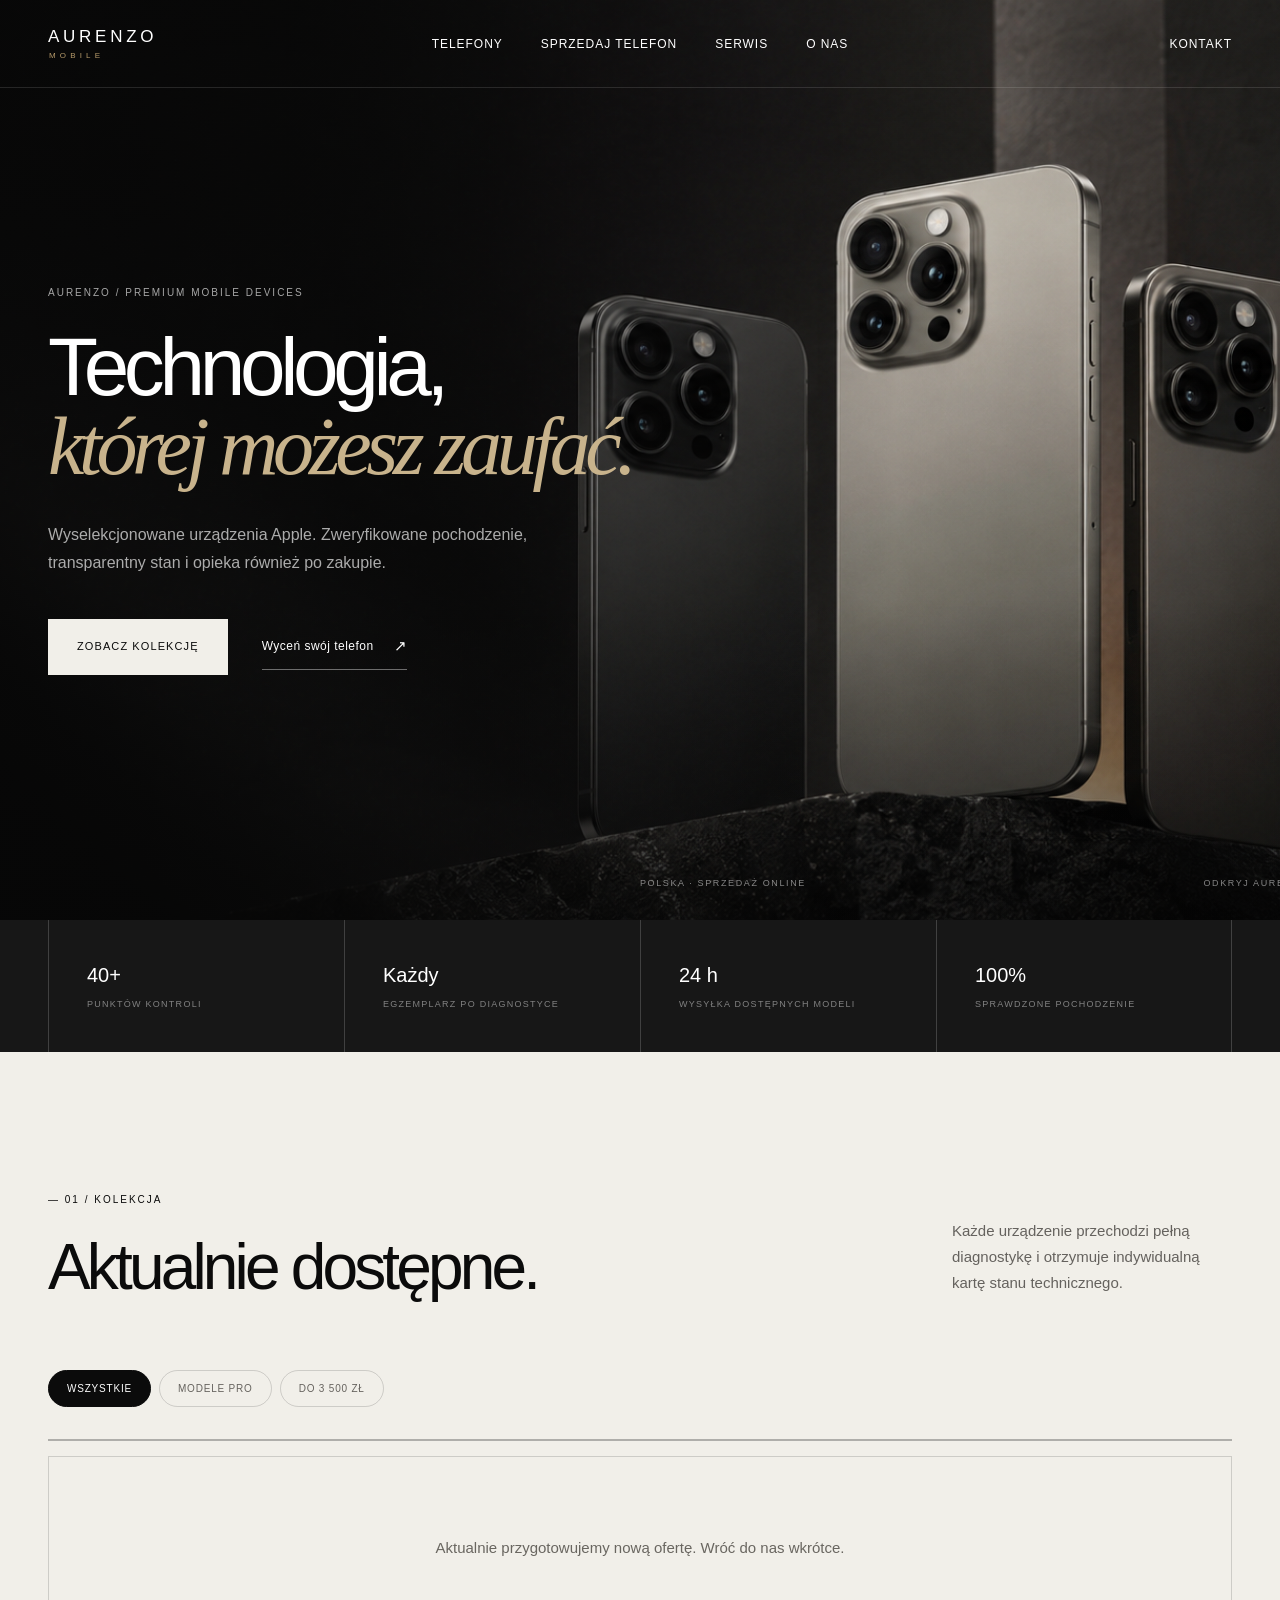
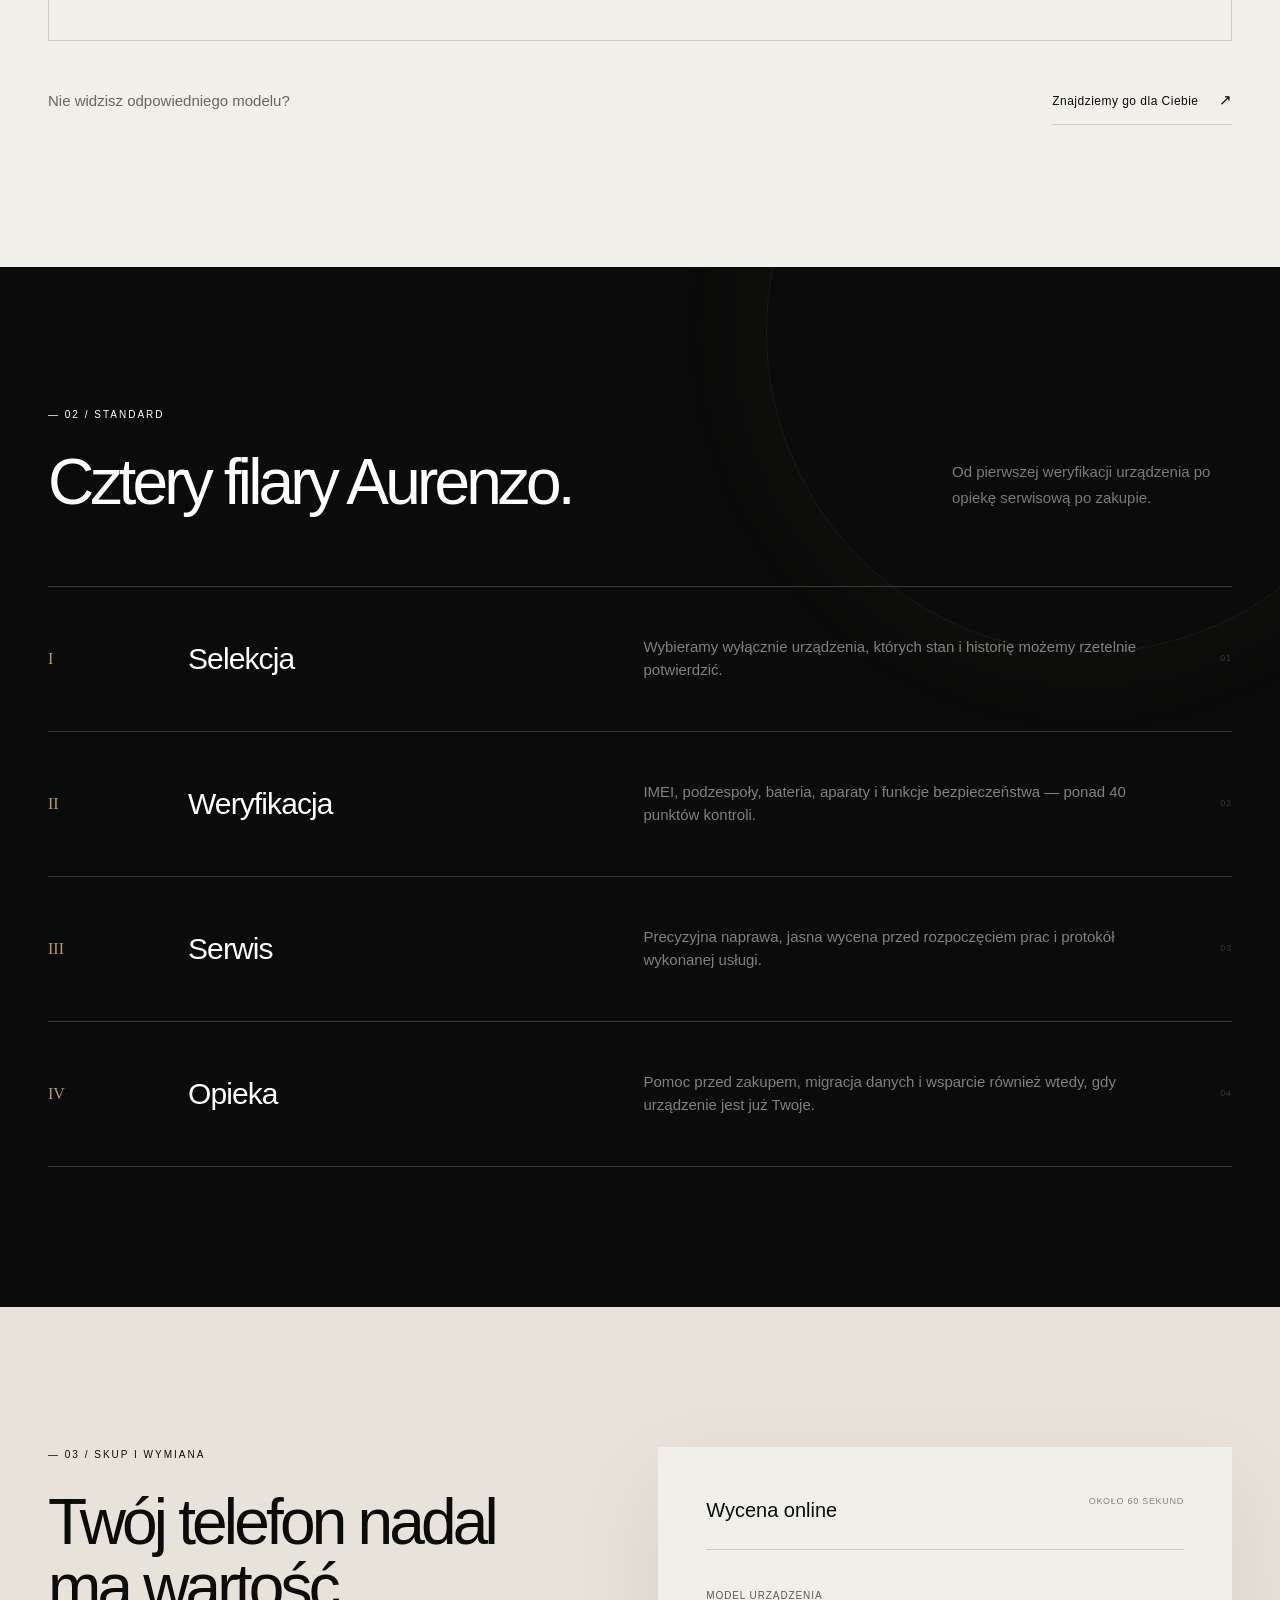
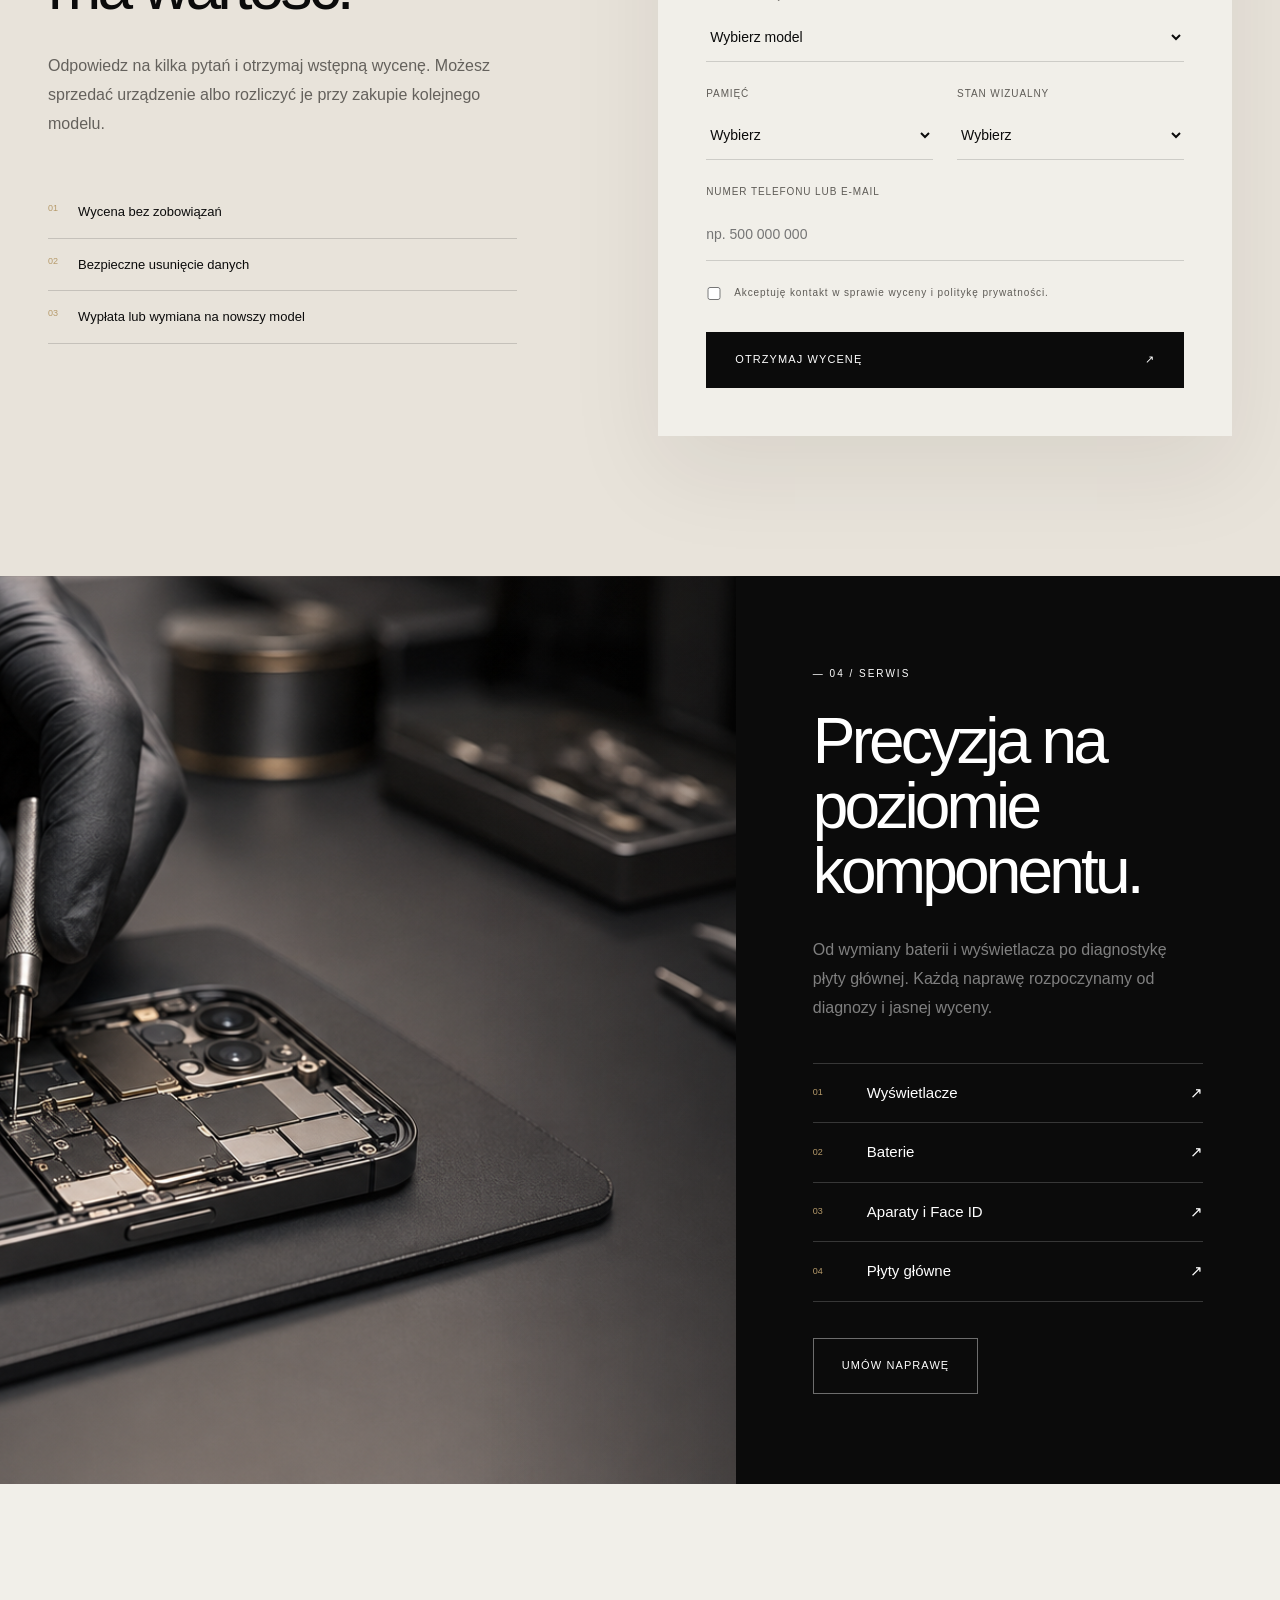
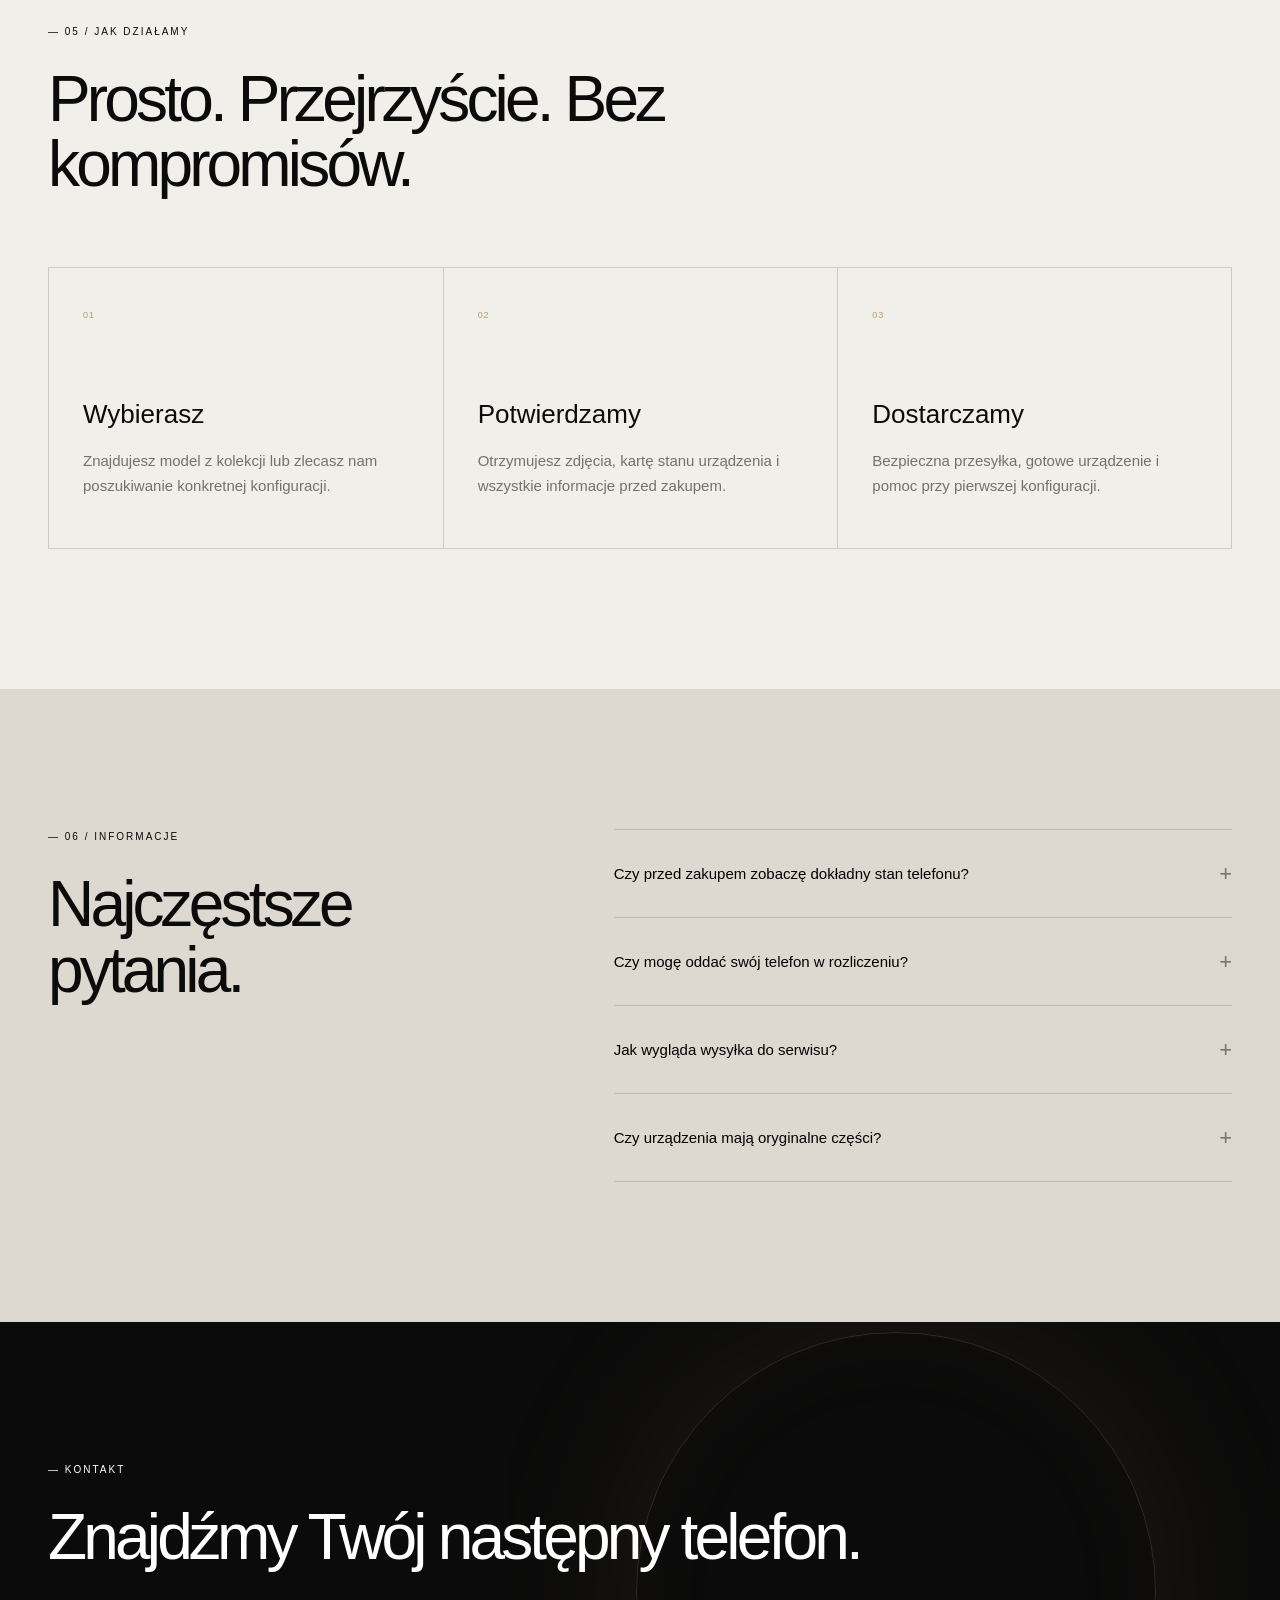
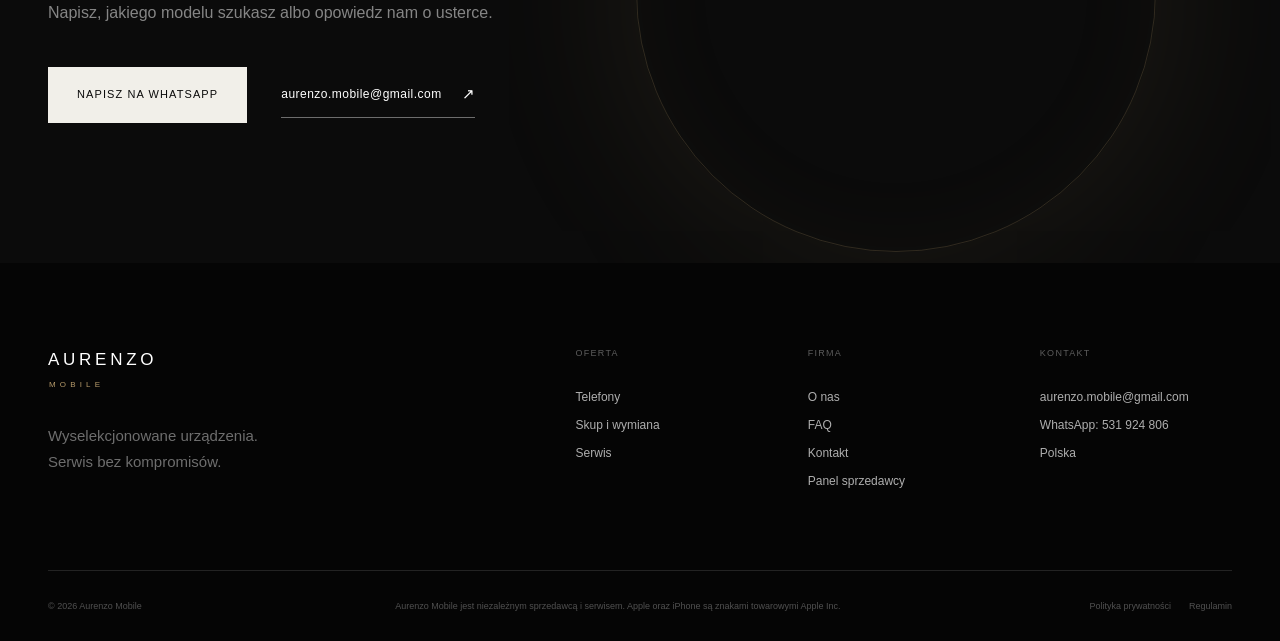
<file: index.html>
<!doctype html>
<html lang="pl">
  <head>
    <meta charset="UTF-8" />
    <meta name="viewport" content="width=device-width, initial-scale=1.0" />
    <meta
      name="description"
      content="Aurenzo Mobile — wyselekcjonowane urządzenia Apple, profesjonalny skup, wymiana i serwis."
    />
    <meta name="theme-color" content="#0b0b0b" />
    <title>Aurenzo Mobile — Premium Apple Devices</title>
    <link rel="icon" type="image/png" href="assets/aurenzo-social-logo.png" />
    <link rel="stylesheet" href="styles.css" />
    <script defer src="catalog-store.js"></script>
    <script defer src="app.js"></script>
  </head>
  <body>
    <div class="page-loader" aria-hidden="true">
      <div class="loader-mark">A</div>
    </div>

    <header class="site-header" id="top">
      <a class="brand" href="#top" aria-label="Aurenzo Mobile — strona główna">
        <span class="brand-name">AURENZO</span>
        <span class="brand-sub">MOBILE</span>
      </a>

      <nav class="desktop-nav" aria-label="Główna nawigacja">
        <a href="#collection">Telefony</a>
        <a href="#sell">Sprzedaj telefon</a>
        <a href="#service">Serwis</a>
        <a href="#about">O nas</a>
      </nav>

      <div class="header-actions">
        <a class="header-contact" href="#contact">Kontakt</a>
        <button class="menu-toggle" type="button" aria-label="Otwórz menu" aria-expanded="false">
          <span></span><span></span>
        </button>
      </div>

      <nav class="mobile-nav" aria-label="Menu mobilne">
        <a href="#collection">Telefony <span>01</span></a>
        <a href="#sell">Sprzedaj telefon <span>02</span></a>
        <a href="#service">Serwis <span>03</span></a>
        <a href="#about">O nas <span>04</span></a>
        <a href="#contact">Kontakt <span>05</span></a>
      </nav>
    </header>

    <main>
      <section class="hero" aria-labelledby="hero-title">
        <div class="hero-bg" role="img" aria-label="Kolekcja telefonów premium Aurenzo Mobile"></div>
        <div class="hero-noise" aria-hidden="true"></div>
        <div class="hero-content shell">
          <p class="eyebrow reveal">Aurenzo / Premium Mobile Devices</p>
          <h1 id="hero-title" class="reveal reveal-delay-1">
            Technologia,<br />
            <em>której możesz zaufać.</em>
          </h1>
          <p class="hero-copy reveal reveal-delay-2">
            Wyselekcjonowane urządzenia Apple. Zweryfikowane pochodzenie,
            transparentny stan i opieka również po zakupie.
          </p>
          <div class="hero-cta reveal reveal-delay-3">
            <a class="button button-light" href="#collection">Zobacz kolekcję</a>
            <a class="text-link" href="#sell">Wyceń swój telefon <span>↗</span></a>
          </div>
        </div>
        <div class="hero-foot shell reveal reveal-delay-3">
          <span>Polska · sprzedaż online</span>
          <span class="hero-scroll">Odkryj Aurenzo <i></i></span>
          <span>Est. 2026</span>
        </div>
      </section>

      <section class="trust-strip" aria-label="Standard Aurenzo">
        <div class="shell trust-grid">
          <div><strong>40+</strong><span>punktów kontroli</span></div>
          <div><strong>Każdy</strong><span>egzemplarz po diagnostyce</span></div>
          <div><strong>24 h</strong><span>wysyłka dostępnych modeli</span></div>
          <div><strong>100%</strong><span>sprawdzone pochodzenie</span></div>
        </div>
      </section>

      <section class="collection section shell" id="collection" aria-labelledby="collection-title">
        <div class="section-heading">
          <div>
            <p class="section-index">— 01 / Kolekcja</p>
            <h2 id="collection-title">Aktualnie dostępne.</h2>
          </div>
          <p>
            Każde urządzenie przechodzi pełną diagnostykę i otrzymuje indywidualną
            kartę stanu technicznego.
          </p>
        </div>

        <div class="filters" role="group" aria-label="Filtruj telefony">
          <button class="filter active" type="button" data-filter="all">Wszystkie</button>
          <button class="filter" type="button" data-filter="pro">Modele Pro</button>
          <button class="filter" type="button" data-filter="value">Do 3 500 zł</button>
        </div>

        <div class="product-grid" id="product-grid" aria-live="polite"></div>
        <p class="catalog-empty" id="catalog-empty" hidden>Aktualnie przygotowujemy nową ofertę. Wróć do nas wkrótce.</p>

        <div class="collection-footer">
          <p>Nie widzisz odpowiedniego modelu?</p>
          <a class="text-link dark-link" href="#contact">Znajdziemy go dla Ciebie <span>↗</span></a>
        </div>
      </section>

      <section class="principles section" id="about" aria-labelledby="principles-title">
        <div class="shell">
          <div class="section-heading light-heading">
            <div>
              <p class="section-index">— 02 / Standard</p>
              <h2 id="principles-title">Cztery filary Aurenzo.</h2>
            </div>
            <p>Od pierwszej weryfikacji urządzenia po opiekę serwisową po zakupie.</p>
          </div>

          <div class="principles-list">
            <article>
              <span>I</span>
              <h3>Selekcja</h3>
              <p>Wybieramy wyłącznie urządzenia, których stan i historię możemy rzetelnie potwierdzić.</p>
              <i>01</i>
            </article>
            <article>
              <span>II</span>
              <h3>Weryfikacja</h3>
              <p>IMEI, podzespoły, bateria, aparaty i funkcje bezpieczeństwa — ponad 40 punktów kontroli.</p>
              <i>02</i>
            </article>
            <article>
              <span>III</span>
              <h3>Serwis</h3>
              <p>Precyzyjna naprawa, jasna wycena przed rozpoczęciem prac i protokół wykonanej usługi.</p>
              <i>03</i>
            </article>
            <article>
              <span>IV</span>
              <h3>Opieka</h3>
              <p>Pomoc przed zakupem, migracja danych i wsparcie również wtedy, gdy urządzenie jest już Twoje.</p>
              <i>04</i>
            </article>
          </div>
        </div>
      </section>

      <section class="sell-section section" id="sell" aria-labelledby="sell-title">
        <div class="shell sell-grid">
          <div class="sell-copy">
            <p class="section-index">— 03 / Skup i wymiana</p>
            <h2 id="sell-title">Twój telefon nadal ma wartość.</h2>
            <p>
              Odpowiedz na kilka pytań i otrzymaj wstępną wycenę. Możesz sprzedać
              urządzenie albo rozliczyć je przy zakupie kolejnego modelu.
            </p>
            <ul>
              <li><span>01</span> Wycena bez zobowiązań</li>
              <li><span>02</span> Bezpieczne usunięcie danych</li>
              <li><span>03</span> Wypłata lub wymiana na nowszy model</li>
            </ul>
          </div>

          <form class="valuation-form" id="valuation-form">
            <div class="form-top"><span>Wycena online</span><small>około 60 sekund</small></div>
            <label>
              Model urządzenia
              <select name="model" required>
                <option value="" selected disabled>Wybierz model</option>
                <option>iPhone 15 Pro Max</option>
                <option>iPhone 15 Pro</option>
                <option>iPhone 15 / 15 Plus</option>
                <option>iPhone 14 Pro / Pro Max</option>
                <option>iPhone 14 / 14 Plus</option>
                <option>iPhone 13 / 13 mini</option>
                <option>Inny model</option>
              </select>
            </label>
            <div class="form-row">
              <label>
                Pamięć
                <select name="storage" required>
                  <option value="" selected disabled>Wybierz</option>
                  <option>128 GB</option><option>256 GB</option><option>512 GB</option><option>1 TB</option>
                </select>
              </label>
              <label>
                Stan wizualny
                <select name="condition" required>
                  <option value="" selected disabled>Wybierz</option>
                  <option>Idealny</option><option>Bardzo dobry</option><option>Widoczne ślady</option><option>Uszkodzony</option>
                </select>
              </label>
            </div>
            <label>
              Numer telefonu lub e-mail
              <input name="contact" type="text" placeholder="np. 500 000 000" required />
            </label>
            <label class="checkbox-label">
              <input type="checkbox" required />
              <span>Akceptuję kontakt w sprawie wyceny i politykę prywatności.</span>
            </label>
            <button class="button button-dark" type="submit">Otrzymaj wycenę <span>↗</span></button>
          </form>
        </div>
      </section>

      <section class="service-section" id="service" aria-labelledby="service-title">
        <div class="service-image" role="img" aria-label="Precyzyjna naprawa smartfona w serwisie Aurenzo"></div>
        <div class="service-panel">
          <p class="section-index">— 04 / Serwis</p>
          <h2 id="service-title">Precyzja na poziomie komponentu.</h2>
          <p>
            Od wymiany baterii i wyświetlacza po diagnostykę płyty głównej.
            Każdą naprawę rozpoczynamy od diagnozy i jasnej wyceny.
          </p>
          <div class="service-options">
            <button type="button" data-service="Wymiana wyświetlacza"><span>01</span> Wyświetlacze <b>↗</b></button>
            <button type="button" data-service="Wymiana baterii"><span>02</span> Baterie <b>↗</b></button>
            <button type="button" data-service="Naprawa aparatu"><span>03</span> Aparaty i Face ID <b>↗</b></button>
            <button type="button" data-service="Diagnostyka płyty głównej"><span>04</span> Płyty główne <b>↗</b></button>
          </div>
          <button class="button button-outline" id="service-cta" type="button">Umów naprawę</button>
        </div>
      </section>

      <section class="process section shell" aria-labelledby="process-title">
        <div class="section-heading">
          <div>
            <p class="section-index">— 05 / Jak działamy</p>
            <h2 id="process-title">Prosto. Przejrzyście. Bez kompromisów.</h2>
          </div>
        </div>
        <div class="process-track">
          <article><span>01</span><h3>Wybierasz</h3><p>Znajdujesz model z kolekcji lub zlecasz nam poszukiwanie konkretnej konfiguracji.</p></article>
          <article><span>02</span><h3>Potwierdzamy</h3><p>Otrzymujesz zdjęcia, kartę stanu urządzenia i wszystkie informacje przed zakupem.</p></article>
          <article><span>03</span><h3>Dostarczamy</h3><p>Bezpieczna przesyłka, gotowe urządzenie i pomoc przy pierwszej konfiguracji.</p></article>
        </div>
      </section>

      <section class="faq section" aria-labelledby="faq-title">
        <div class="shell faq-grid">
          <div>
            <p class="section-index">— 06 / Informacje</p>
            <h2 id="faq-title">Najczęstsze pytania.</h2>
          </div>
          <div class="accordion">
            <article class="accordion-item">
              <button type="button" aria-expanded="false">Czy przed zakupem zobaczę dokładny stan telefonu?<span>+</span></button>
              <div><p>Tak. Przed zakupem otrzymasz informacje o stanie wizualnym, kondycji baterii i wyniku diagnostyki konkretnego egzemplarza.</p></div>
            </article>
            <article class="accordion-item">
              <button type="button" aria-expanded="false">Czy mogę oddać swój telefon w rozliczeniu?<span>+</span></button>
              <div><p>Tak. Po weryfikacji stanu urządzenia jego wartość możemy odjąć od ceny wybranego przez Ciebie modelu.</p></div>
            </article>
            <article class="accordion-item">
              <button type="button" aria-expanded="false">Jak wygląda wysyłka do serwisu?<span>+</span></button>
              <div><p>Po zgłoszeniu otrzymasz instrukcję zabezpieczenia telefonu i etykietę wysyłkową. Po diagnozie potwierdzimy koszt przed rozpoczęciem naprawy.</p></div>
            </article>
            <article class="accordion-item">
              <button type="button" aria-expanded="false">Czy urządzenia mają oryginalne części?<span>+</span></button>
              <div><p>Każdy egzemplarz opisujemy indywidualnie. Informacja o historii części i napraw znajduje się na karcie urządzenia — bez ukrywania wymian.</p></div>
            </article>
          </div>
        </div>
      </section>

      <section class="contact section" id="contact" aria-labelledby="contact-title">
        <div class="contact-glow" aria-hidden="true"></div>
        <div class="shell contact-inner">
          <p class="section-index">— Kontakt</p>
          <h2 id="contact-title">Znajdźmy Twój następny telefon.</h2>
          <p>Napisz, jakiego modelu szukasz albo opowiedz nam o usterce.</p>
          <div class="contact-actions">
            <a class="button button-light" href="https://wa.me/48531924806" target="_blank" rel="noopener">Napisz na WhatsApp</a>
            <a class="text-link" href="mailto:aurenzo.mobile@gmail.com">aurenzo.mobile@gmail.com <span>↗</span></a>
          </div>
        </div>
      </section>
    </main>

    <footer class="site-footer">
      <div class="shell footer-main">
        <div class="footer-brand">
          <span class="brand-name">AURENZO</span><span class="brand-sub">MOBILE</span>
          <p>Wyselekcjonowane urządzenia.<br />Serwis bez kompromisów.</p>
        </div>
        <div class="footer-columns">
          <div><h3>Oferta</h3><a href="#collection">Telefony</a><a href="#sell">Skup i wymiana</a><a href="#service">Serwis</a></div>
          <div><h3>Firma</h3><a href="#about">O nas</a><a href="#faq-title">FAQ</a><a href="#contact">Kontakt</a><a href="admin.html">Panel sprzedawcy</a></div>
          <div><h3>Kontakt</h3><a href="mailto:aurenzo.mobile@gmail.com">aurenzo.mobile@gmail.com</a><a href="https://wa.me/48531924806" target="_blank" rel="noopener">WhatsApp: 531 924 806</a><span>Polska</span></div>
        </div>
      </div>
      <div class="shell footer-legal">
        <span>© 2026 Aurenzo Mobile</span>
        <p>Aurenzo Mobile jest niezależnym sprzedawcą i serwisem. Apple oraz iPhone są znakami towarowymi Apple Inc.</p>
        <div><a href="#">Polityka prywatności</a><a href="#">Regulamin</a></div>
      </div>
    </footer>

    <dialog class="product-modal" id="product-modal">
      <button class="modal-close" type="button" aria-label="Zamknij">×</button>
      <div class="modal-layout">
        <div class="modal-visual"><div class="phone-visual phone-natural"><div class="camera-island"><i></i><i></i><i></i><b></b></div></div></div>
        <div class="modal-copy">
          <p class="eyebrow">Aurenzo verified</p>
          <h2>iPhone 15 Pro Max</h2>
          <p class="modal-description">Tytan naturalny · 256 GB · kondycja A+</p>
          <div class="modal-specs">
            <div><span>Kondycja baterii</span><strong>96%</strong></div>
            <div><span>Wysyłka</span><strong>24 godziny</strong></div>
          </div>
          <div class="modal-price"><span>Cena egzemplarza</span><strong>4 899 zł</strong></div>
          <a class="button button-dark" href="#contact">Zapytaj o urządzenie <span>↗</span></a>
          <small>Przed zakupem otrzymasz komplet zdjęć oraz kartę stanu urządzenia.</small>
        </div>
      </div>
    </dialog>

    <dialog class="service-modal" id="service-modal">
      <button class="modal-close" type="button" aria-label="Zamknij">×</button>
      <div class="service-modal-inner">
        <p class="section-index">Zgłoszenie serwisowe</p>
        <h2>Opowiedz nam o usterce.</h2>
        <form id="service-form">
          <div class="form-row">
            <label>Model urządzenia<input name="device" type="text" placeholder="np. iPhone 13 Pro" required /></label>
            <label>Rodzaj naprawy<select name="repair" required><option value="" selected disabled>Wybierz</option><option>Wymiana wyświetlacza</option><option>Wymiana baterii</option><option>Naprawa aparatu</option><option>Diagnostyka płyty głównej</option><option>Inna usterka</option></select></label>
          </div>
          <label>Co się stało?<textarea name="details" rows="4" placeholder="Krótko opisz objawy lub uszkodzenie" required></textarea></label>
          <label>Telefon lub e-mail<input name="contact" type="text" placeholder="Dane do kontaktu" required /></label>
          <button class="button button-dark" type="submit">Wyślij zgłoszenie <span>↗</span></button>
        </form>
      </div>
    </dialog>

    <div class="toast" role="status" aria-live="polite"><span>✓</span><p>Zgłoszenie zapisane. Skontaktujemy się z Tobą.</p></div>
  </body>
</html>
</file>
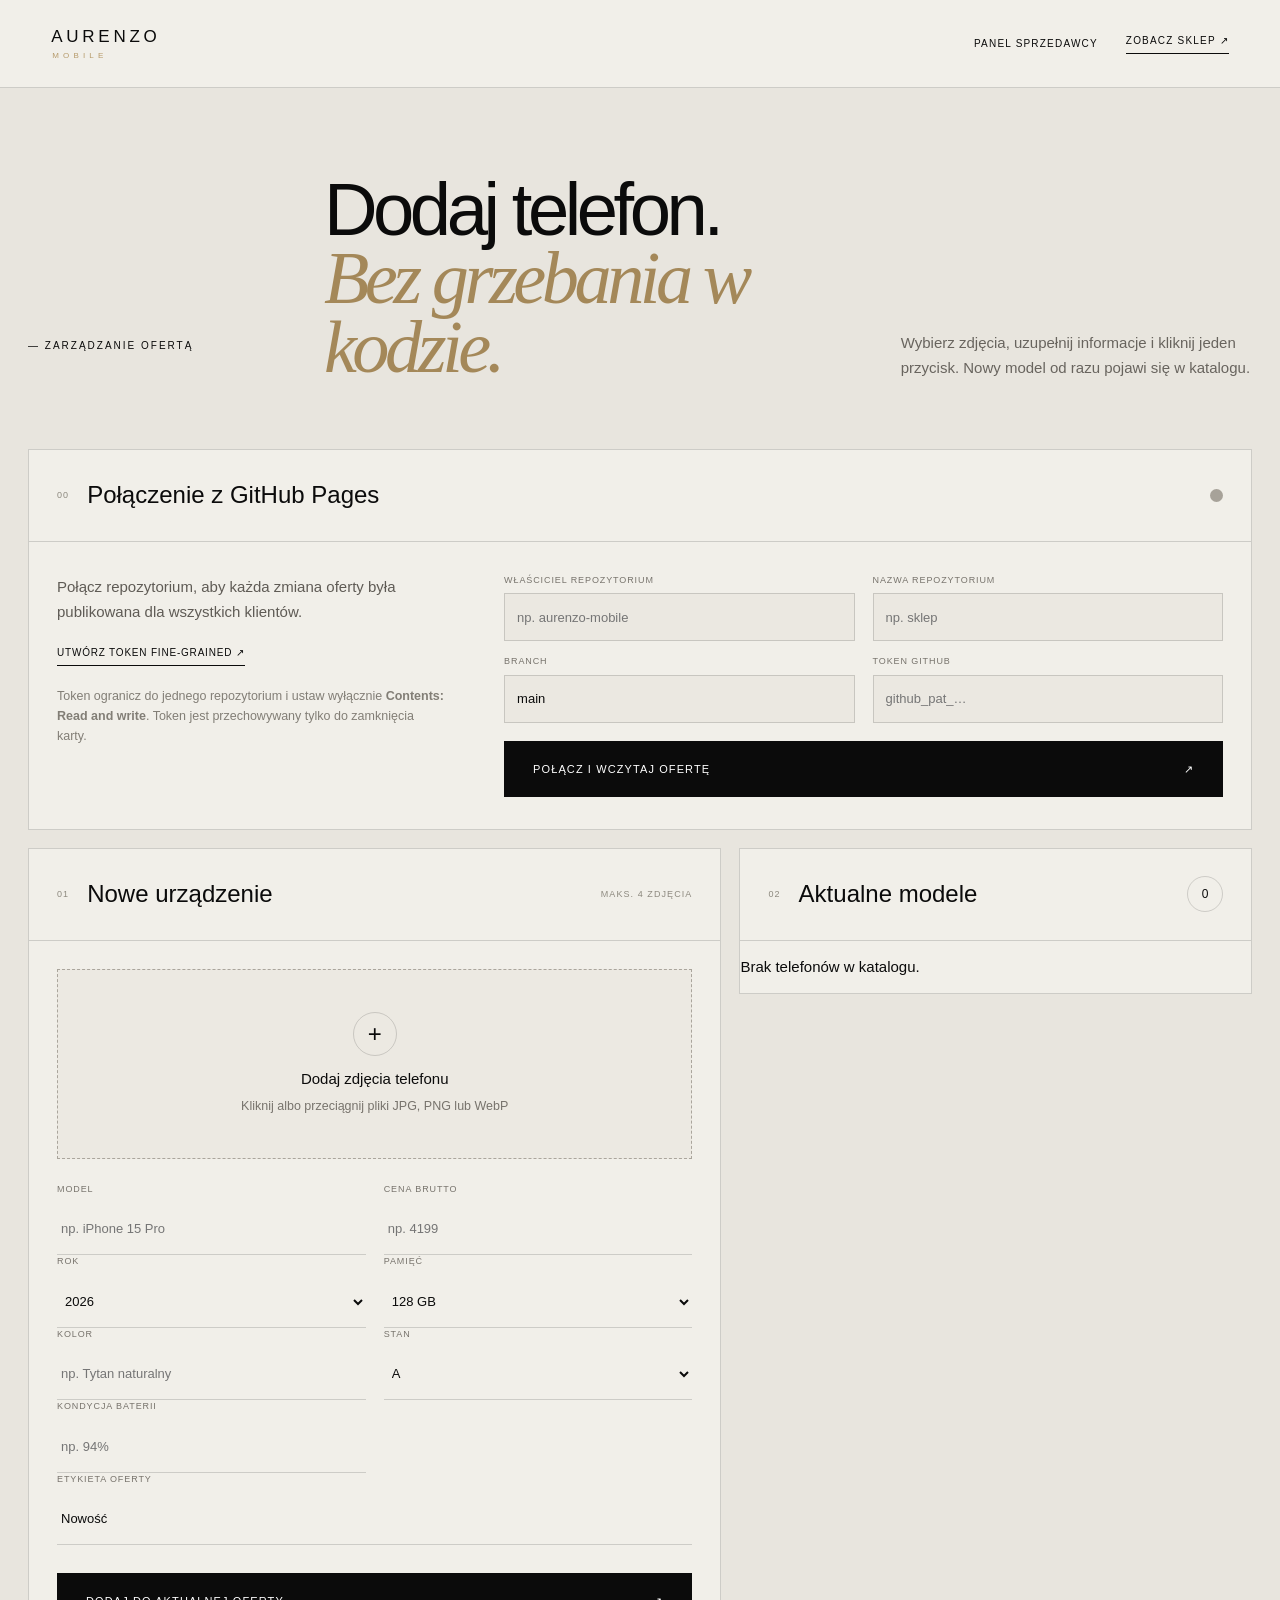
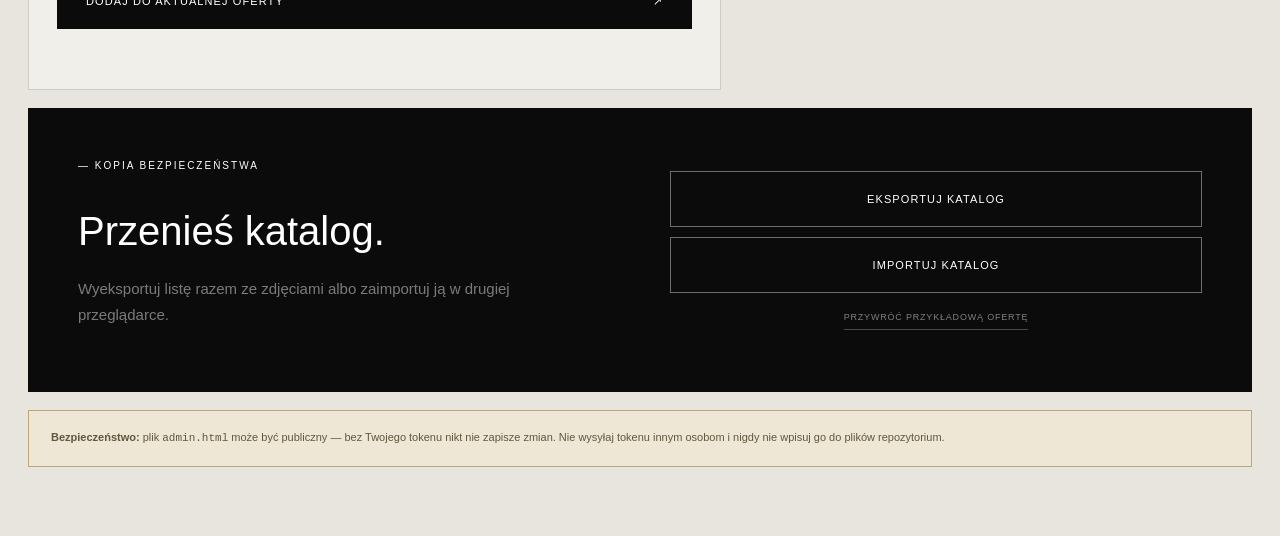
<file: admin.html>
<!doctype html>
<html lang="pl">
  <head>
    <meta charset="UTF-8" />
    <meta name="viewport" content="width=device-width, initial-scale=1.0" />
    <meta name="robots" content="noindex, nofollow" />
    <meta name="theme-color" content="#0b0b0b" />
    <title>Panel sprzedawcy — Aurenzo Mobile</title>
    <link rel="icon" type="image/png" href="assets/aurenzo-social-logo.png" />
    <link rel="stylesheet" href="styles.css" />
    <link rel="stylesheet" href="admin.css" />
    <script defer src="catalog-store.js"></script>
    <script defer src="github-catalog.js"></script>
    <script defer src="admin.js"></script>
  </head>
  <body class="admin-body">
    <header class="admin-header">
      <a class="brand" href="index.html" aria-label="Aurenzo Mobile — strona główna">
        <span class="brand-name">AURENZO</span>
        <span class="brand-sub">MOBILE</span>
      </a>
      <div>
        <span>Panel sprzedawcy</span>
        <a class="admin-back" href="index.html#collection">Zobacz sklep ↗</a>
      </div>
    </header>

    <main class="admin-main">
      <section class="admin-intro">
        <p class="section-index">— Zarządzanie ofertą</p>
        <h1>Dodaj telefon.<br /><em>Bez grzebania w kodzie.</em></h1>
        <p>Wybierz zdjęcia, uzupełnij informacje i kliknij jeden przycisk. Nowy model od razu pojawi się w katalogu.</p>
      </section>

      <section class="github-panel admin-panel" aria-labelledby="github-title">
        <div class="admin-panel-heading">
          <div><span>00</span><h2 id="github-title">Połączenie z GitHub Pages</h2></div>
          <strong class="connection-dot" id="connection-dot" aria-hidden="true"></strong>
        </div>
        <div class="github-panel-body">
          <div class="github-copy">
            <p id="connection-status">Połącz repozytorium, aby każda zmiana oferty była publikowana dla wszystkich klientów.</p>
            <a href="https://github.com/settings/personal-access-tokens/new" target="_blank" rel="noopener">Utwórz token fine-grained ↗</a>
            <small>Token ogranicz do jednego repozytorium i ustaw wyłącznie <b>Contents: Read and write</b>. Token jest przechowywany tylko do zamknięcia karty.</small>
          </div>
          <form class="github-form" id="github-form">
            <label>Właściciel repozytorium<input name="owner" type="text" placeholder="np. aurenzo-mobile" required /></label>
            <label>Nazwa repozytorium<input name="repo" type="text" placeholder="np. sklep" required /></label>
            <label>Branch<input name="branch" type="text" value="main" required /></label>
            <label>Token GitHub<input name="token" type="password" autocomplete="off" placeholder="github_pat_…" required /></label>
            <button class="button button-dark github-connect" type="submit">Połącz i wczytaj ofertę <span>↗</span></button>
          </form>
        </div>
      </section>

      <div class="admin-layout">
        <section class="admin-panel add-panel" aria-labelledby="add-title">
          <div class="admin-panel-heading">
            <div><span>01</span><h2 id="add-title">Nowe urządzenie</h2></div>
            <small>maks. 4 zdjęcia</small>
          </div>

          <form id="product-form">
            <label class="upload-zone" for="product-images">
              <input id="product-images" name="images" type="file" accept="image/jpeg,image/png,image/webp" multiple />
              <span class="upload-icon">+</span>
              <strong>Dodaj zdjęcia telefonu</strong>
              <small>Kliknij albo przeciągnij pliki JPG, PNG lub WebP</small>
            </label>
            <div class="image-preview" id="image-preview" aria-live="polite"></div>

            <div class="admin-form-grid">
              <label>Model<input name="title" type="text" placeholder="np. iPhone 15 Pro" required /></label>
              <label>Cena brutto<input name="price" type="number" min="1" step="1" placeholder="np. 4199" required /></label>
              <label>Rok<select name="year" required><option>2026</option><option>2025</option><option>2024</option><option>2023</option><option>2022</option><option>2021</option><option>2020</option></select></label>
              <label>Pamięć<select name="storage" required><option>64 GB</option><option selected>128 GB</option><option>256 GB</option><option>512 GB</option><option>1 TB</option></select></label>
              <label>Kolor<input name="color" type="text" placeholder="np. Tytan naturalny" required /></label>
              <label>Stan<select name="condition" required><option>A+</option><option selected>A</option><option>B+</option><option>B</option></select></label>
              <label>Kondycja baterii<input name="battery" type="text" placeholder="np. 94%" required /></label>
              <label class="admin-span-2">Etykieta oferty<input name="badge" type="text" value="Nowość" placeholder="np. Ostatnia sztuka" required /></label>
            </div>

            <button class="button button-dark admin-submit" type="submit">Dodaj do aktualnej oferty <span>↗</span></button>
            <p class="admin-message" id="form-message" role="status" aria-live="polite"></p>
          </form>
        </section>

        <section class="admin-panel inventory-panel" aria-labelledby="inventory-title">
          <div class="admin-panel-heading">
            <div><span>02</span><h2 id="inventory-title">Aktualne modele</h2></div>
            <strong id="inventory-count">0</strong>
          </div>
          <div class="inventory-list" id="inventory-list"></div>
        </section>
      </div>

      <section class="admin-tools" aria-label="Kopia katalogu">
        <div>
          <p class="section-index">— Kopia bezpieczeństwa</p>
          <h2>Przenieś katalog.</h2>
          <p>Wyeksportuj listę razem ze zdjęciami albo zaimportuj ją w drugiej przeglądarce.</p>
        </div>
        <div class="admin-tool-buttons">
          <button class="button button-outline" id="export-catalog" type="button">Eksportuj katalog</button>
          <label class="button button-outline import-button">Importuj katalog<input id="import-catalog" type="file" accept="application/json" /></label>
          <button class="admin-reset" id="reset-catalog" type="button">Przywróć przykładową ofertę</button>
        </div>
      </section>

      <aside class="admin-notice">
        <strong>Bezpieczeństwo:</strong> plik <code>admin.html</code> może być publiczny — bez Twojego tokenu nikt nie zapisze zmian. Nie wysyłaj tokenu innym osobom i nigdy nie wpisuj go do plików repozytorium.
      </aside>
    </main>
  </body>
</html>
</file>
<file: styles.css>
:root {
  --ink: #0b0b0b;
  --ink-soft: #151515;
  --paper: #f1efe9;
  --paper-warm: #e8e3da;
  --white: #ffffff;
  --muted: #8f8d89;
  --line: rgba(20, 20, 20, 0.16);
  --line-light: rgba(255, 255, 255, 0.18);
  --gold: #b69a6a;
  --ease: cubic-bezier(0.22, 1, 0.36, 1);
  --shell: min(1440px, calc(100vw - 96px));
}

* {
  box-sizing: border-box;
}

html {
  scroll-behavior: smooth;
  scrollbar-width: thin;
  scrollbar-color: var(--gold) var(--ink);
}

body {
  margin: 0;
  background: var(--paper);
  color: var(--ink);
  font-family: "Avenir Next", "Helvetica Neue", Arial, sans-serif;
  font-size: 15px;
  line-height: 1.5;
  -webkit-font-smoothing: antialiased;
}

body.menu-open,
body.modal-open {
  overflow: hidden;
}

button,
input,
select,
textarea {
  font: inherit;
}

button,
a {
  -webkit-tap-highlight-color: transparent;
}

a {
  color: inherit;
  text-decoration: none;
}

img {
  max-width: 100%;
}

.shell {
  width: var(--shell);
  margin-inline: auto;
}

.section {
  padding-block: 140px;
}

.page-loader {
  position: fixed;
  inset: 0;
  z-index: 9999;
  display: grid;
  place-items: center;
  background: var(--ink);
  transition: opacity 0.8s var(--ease), visibility 0.8s;
}

.page-loader.is-hidden {
  opacity: 0;
  visibility: hidden;
  pointer-events: none;
}

.loader-mark {
  display: grid;
  width: 64px;
  height: 64px;
  place-items: center;
  border: 1px solid rgba(255, 255, 255, 0.3);
  border-radius: 50%;
  color: var(--white);
  font-family: Georgia, serif;
  font-size: 26px;
  animation: loaderPulse 1.2s ease-in-out infinite alternate;
}

@keyframes loaderPulse {
  to {
    border-color: var(--gold);
    box-shadow: 0 0 50px rgba(182, 154, 106, 0.28);
    transform: scale(1.08);
  }
}

.site-header {
  position: fixed;
  top: 0;
  left: 0;
  z-index: 100;
  display: flex;
  width: 100%;
  height: 88px;
  align-items: center;
  justify-content: space-between;
  padding-inline: 48px;
  border-bottom: 1px solid rgba(255, 255, 255, 0.12);
  color: var(--white);
  transition: height 0.4s var(--ease), background 0.4s, color 0.4s, border-color 0.4s;
}

.site-header.is-scrolled {
  height: 72px;
  border-color: var(--line);
  background: rgba(241, 239, 233, 0.92);
  color: var(--ink);
  backdrop-filter: blur(18px);
}

.brand {
  position: relative;
  z-index: 102;
  display: inline-flex;
  min-width: 120px;
  flex-direction: column;
  line-height: 1;
}

.brand-name {
  letter-spacing: 0.22em;
  font-size: 17px;
  font-weight: 500;
}

.brand-sub {
  margin-top: 7px;
  padding-left: 1px;
  color: var(--gold);
  font-size: 8px;
  letter-spacing: 0.52em;
}

.desktop-nav {
  position: absolute;
  left: 50%;
  display: flex;
  gap: 38px;
  transform: translateX(-50%);
}

.desktop-nav a,
.header-contact {
  position: relative;
  font-size: 12px;
  letter-spacing: 0.08em;
  text-transform: uppercase;
}

.desktop-nav a::after,
.header-contact::after {
  position: absolute;
  right: 0;
  bottom: -8px;
  left: 0;
  height: 1px;
  background: currentColor;
  content: "";
  transform: scaleX(0);
  transform-origin: right;
  transition: transform 0.35s var(--ease);
}

.desktop-nav a:hover::after,
.header-contact:hover::after {
  transform: scaleX(1);
  transform-origin: left;
}

.header-actions {
  z-index: 102;
  display: flex;
  align-items: center;
  gap: 32px;
}

.menu-toggle {
  display: none;
  width: 42px;
  height: 42px;
  padding: 0;
  border: 0;
  background: transparent;
  color: inherit;
  cursor: pointer;
}

.menu-toggle span {
  display: block;
  width: 24px;
  height: 1px;
  margin: 6px auto;
  background: currentColor;
  transition: transform 0.35s var(--ease);
}

.menu-open .menu-toggle span:first-child {
  transform: translateY(3.5px) rotate(45deg);
}

.menu-open .menu-toggle span:last-child {
  transform: translateY(-3.5px) rotate(-45deg);
}

.mobile-nav {
  position: fixed;
  inset: 0;
  z-index: 101;
  display: none;
  flex-direction: column;
  justify-content: center;
  padding: 100px 32px 40px;
  background: var(--ink);
  color: var(--white);
  opacity: 0;
  visibility: hidden;
  transition: opacity 0.4s, visibility 0.4s;
}

.mobile-nav a {
  display: flex;
  align-items: baseline;
  justify-content: space-between;
  padding-block: 16px;
  border-bottom: 1px solid var(--line-light);
  font-size: clamp(30px, 9vw, 52px);
  font-weight: 300;
  letter-spacing: -0.04em;
}

.mobile-nav a span {
  color: var(--gold);
  font-size: 11px;
  letter-spacing: 0.12em;
}

.menu-open .mobile-nav {
  opacity: 1;
  visibility: visible;
}

.menu-open .site-header,
.menu-open .site-header.is-scrolled {
  border-color: rgba(255, 255, 255, 0.12);
  background: transparent;
  color: var(--white);
}

.hero {
  position: relative;
  display: flex;
  min-height: 920px;
  height: 100svh;
  align-items: center;
  overflow: hidden;
  background: var(--ink);
  color: var(--white);
}

.hero-bg {
  position: absolute;
  inset: 0;
  background-image:
    linear-gradient(90deg, rgba(7, 7, 7, 0.88) 0%, rgba(7, 7, 7, 0.63) 38%, rgba(7, 7, 7, 0.06) 70%),
    linear-gradient(0deg, rgba(7, 7, 7, 0.55), transparent 35%),
    url("assets/hero-aurenzo.png");
  background-position: center;
  background-size: cover;
  transform: scale(1.03);
  animation: heroZoom 12s ease-out both;
}

@keyframes heroZoom {
  to { transform: scale(1); }
}

.hero-noise {
  position: absolute;
  inset: 0;
  opacity: 0.13;
  pointer-events: none;
  background-image: url("data:image/svg+xml,%3Csvg viewBox='0 0 180 180' xmlns='http://www.w3.org/2000/svg'%3E%3Cfilter id='n'%3E%3CfeTurbulence type='fractalNoise' baseFrequency='.9' numOctaves='4' stitchTiles='stitch'/%3E%3C/filter%3E%3Crect width='100%25' height='100%25' filter='url(%23n)' opacity='.34'/%3E%3C/svg%3E");
  mix-blend-mode: soft-light;
}

.hero-content {
  position: relative;
  z-index: 2;
  padding-top: 40px;
}

.eyebrow,
.section-index {
  margin: 0 0 28px;
  font-size: 10px;
  font-weight: 500;
  letter-spacing: 0.2em;
  text-transform: uppercase;
}

.hero .eyebrow {
  color: rgba(255, 255, 255, 0.64);
}

.hero h1 {
  max-width: 760px;
  margin: 0;
  font-size: clamp(60px, 6.4vw, 108px);
  font-weight: 300;
  letter-spacing: -0.065em;
  line-height: 0.96;
}

.hero h1 em {
  color: #c8b38c;
  font-family: Georgia, "Times New Roman", serif;
  font-weight: 400;
}

.hero-copy {
  max-width: 520px;
  margin: 34px 0 0;
  color: rgba(255, 255, 255, 0.66);
  font-size: 16px;
  font-weight: 300;
  line-height: 1.75;
}

.hero-cta,
.contact-actions {
  display: flex;
  align-items: center;
  gap: 34px;
  margin-top: 42px;
}

.button {
  display: inline-flex;
  min-height: 56px;
  align-items: center;
  justify-content: center;
  padding: 0 28px;
  border: 1px solid transparent;
  cursor: pointer;
  font-size: 11px;
  font-weight: 500;
  letter-spacing: 0.1em;
  text-transform: uppercase;
  transition: color 0.3s, background 0.3s, border-color 0.3s, transform 0.3s;
}

.button:hover {
  transform: translateY(-2px);
}

.button-light {
  background: var(--paper);
  color: var(--ink);
}

.button-light:hover {
  background: var(--gold);
}

.button-dark {
  background: var(--ink);
  color: var(--white);
}

.button-dark:hover {
  background: #2a2722;
}

.button-outline {
  border-color: rgba(255, 255, 255, 0.4);
  background: transparent;
  color: var(--white);
}

.button-outline:hover {
  border-color: var(--white);
  background: var(--white);
  color: var(--ink);
}

.text-link {
  display: inline-flex;
  align-items: center;
  gap: 20px;
  padding-block: 12px;
  border-bottom: 1px solid rgba(255, 255, 255, 0.4);
  font-size: 12px;
  letter-spacing: 0.04em;
  transition: border-color 0.3s;
}

.text-link span {
  font-size: 15px;
  transition: transform 0.3s var(--ease);
}

.text-link:hover {
  border-color: currentColor;
}

.text-link:hover span {
  transform: translate(3px, -3px);
}

.hero-foot {
  position: absolute;
  z-index: 2;
  bottom: 30px;
  left: 50%;
  display: flex;
  justify-content: space-between;
  color: rgba(255, 255, 255, 0.5);
  font-size: 9px;
  letter-spacing: 0.18em;
  text-transform: uppercase;
  transform: translateX(-50%);
}

.hero-scroll {
  display: flex;
  align-items: center;
  gap: 14px;
}

.hero-scroll i {
  width: 48px;
  height: 1px;
  overflow: hidden;
  background: rgba(255, 255, 255, 0.25);
}

.hero-scroll i::after {
  display: block;
  width: 50%;
  height: 100%;
  background: var(--white);
  content: "";
  animation: scrollLine 2s infinite var(--ease);
}

@keyframes scrollLine {
  from { transform: translateX(-100%); }
  to { transform: translateX(200%); }
}

.reveal {
  opacity: 0;
  transform: translateY(28px);
  animation: revealUp 1s var(--ease) forwards;
}

.reveal-delay-1 { animation-delay: 0.12s; }
.reveal-delay-2 { animation-delay: 0.24s; }
.reveal-delay-3 { animation-delay: 0.36s; }

@keyframes revealUp {
  to { opacity: 1; transform: translateY(0); }
}

.trust-strip {
  background: #171717;
  color: var(--white);
}

.trust-grid {
  display: grid;
  grid-template-columns: repeat(4, 1fr);
}

.trust-grid > div {
  display: flex;
  min-height: 132px;
  flex-direction: column;
  justify-content: center;
  padding-inline: 38px;
  border-left: 1px solid var(--line-light);
}

.trust-grid > div:last-child {
  border-right: 1px solid var(--line-light);
}

.trust-grid strong {
  font-size: 20px;
  font-weight: 400;
}

.trust-grid span {
  margin-top: 8px;
  color: rgba(255, 255, 255, 0.46);
  font-size: 9px;
  letter-spacing: 0.14em;
  text-transform: uppercase;
}

.section-heading {
  display: grid;
  grid-template-columns: minmax(0, 1.5fr) minmax(280px, 0.5fr);
  align-items: end;
  gap: 80px;
  margin-bottom: 70px;
}

.section-heading h2,
.sell-copy h2,
.service-panel h2,
.faq h2,
.contact h2,
.modal-copy h2,
.service-modal h2 {
  margin: 0;
  font-size: clamp(42px, 5vw, 78px);
  font-weight: 300;
  letter-spacing: -0.06em;
  line-height: 1.02;
}

.section-heading > p {
  margin: 0 0 4px;
  color: #65625e;
  font-weight: 300;
  line-height: 1.75;
}

.filters {
  display: flex;
  gap: 8px;
  margin-bottom: 32px;
}

.filter {
  padding: 10px 18px;
  border: 1px solid var(--line);
  border-radius: 50px;
  background: transparent;
  color: #66635e;
  cursor: pointer;
  font-size: 10px;
  letter-spacing: 0.08em;
  text-transform: uppercase;
  transition: background 0.25s, color 0.25s, border-color 0.25s;
}

.filter:hover,
.filter.active {
  border-color: var(--ink);
  background: var(--ink);
  color: var(--white);
}

.product-grid {
  display: grid;
  grid-template-columns: repeat(2, minmax(0, 1fr));
  gap: 1px;
  overflow: hidden;
  border: 1px solid var(--line);
  background: var(--line);
}

.product-card {
  position: relative;
  min-height: 690px;
  padding: 34px;
  overflow: hidden;
  background: #e9e6df;
  transition: opacity 0.35s, transform 0.45s var(--ease);
}

.product-card.is-hidden {
  display: none;
}

.product-card:hover .phone-visual {
  transform: translate(-50%, -52%) rotate(-5deg) scale(1.03);
}

.product-photo {
  position: absolute;
  top: 70px;
  right: 38px;
  bottom: 150px;
  left: 38px;
  width: calc(100% - 76px);
  height: calc(100% - 220px);
  object-fit: contain;
  filter: drop-shadow(0 28px 28px rgba(31, 27, 22, 0.22));
  transition: transform 0.7s var(--ease);
}

.product-card:hover .product-photo {
  transform: translateY(-7px) scale(1.02);
}

.product-badges {
  position: relative;
  z-index: 2;
  display: flex;
  justify-content: space-between;
  font-size: 9px;
  letter-spacing: 0.13em;
  text-transform: uppercase;
}

.product-badges span:last-child {
  display: grid;
  width: 32px;
  height: 32px;
  place-items: center;
  border: 1px solid var(--line);
  border-radius: 50%;
}

.phone-visual {
  position: absolute;
  top: 46%;
  left: 50%;
  width: 230px;
  height: 470px;
  border: 5px solid #776f63;
  border-radius: 38px;
  background: linear-gradient(145deg, #d8d0c3, #aaa091);
  box-shadow: 0 40px 70px rgba(30, 27, 23, 0.24), inset 0 0 0 1px rgba(255, 255, 255, 0.4);
  transform: translate(-50%, -50%) rotate(4deg);
  transition: transform 0.7s var(--ease);
}

.phone-visual::after {
  position: absolute;
  top: 150px;
  right: -8px;
  width: 3px;
  height: 76px;
  border-radius: 4px;
  background: #5e574e;
  content: "";
}

.phone-black {
  border-color: #393a38;
  background: linear-gradient(145deg, #3f403e, #171817);
}

.phone-purple {
  border-color: #4a4352;
  background: linear-gradient(145deg, #62576f, #302c37);
}

.phone-blue {
  border-color: #71858e;
  background: linear-gradient(145deg, #a9bec5, #69818a);
}

.camera-island {
  position: absolute;
  top: 18px;
  left: 18px;
  width: 110px;
  height: 110px;
  border-radius: 25px;
  background: rgba(16, 16, 16, 0.22);
  box-shadow: inset 0 0 0 1px rgba(255, 255, 255, 0.15);
}

.camera-island i {
  position: absolute;
  width: 43px;
  height: 43px;
  border: 4px solid #262626;
  border-radius: 50%;
  background: radial-gradient(circle at 43% 38%, #667f8a 0 6%, #172027 8% 23%, #030405 27% 58%, #222 62% 100%);
  box-shadow: 0 0 0 2px #8b8b87;
}

.camera-island i:nth-child(1) { top: 8px; left: 8px; }
.camera-island i:nth-child(2) { top: 8px; right: 8px; }
.camera-island i:nth-child(3) { bottom: 8px; left: 8px; }

.camera-island b {
  position: absolute;
  right: 18px;
  bottom: 22px;
  width: 14px;
  height: 14px;
  border-radius: 50%;
  background: #111;
}

.camera-dual {
  width: 104px;
  height: 104px;
}

.camera-dual i:nth-child(1) { top: 8px; left: 8px; }
.camera-dual i:nth-child(2) { top: auto; right: 8px; bottom: 8px; }

.product-info {
  position: absolute;
  right: 34px;
  bottom: 82px;
  left: 34px;
  display: flex;
  align-items: end;
  justify-content: space-between;
  padding-top: 24px;
  border-top: 1px solid var(--line);
}

.product-info span {
  display: block;
  margin-bottom: 8px;
  color: #77736c;
  font-size: 9px;
  letter-spacing: 0.13em;
  text-transform: uppercase;
}

.product-info h3 {
  margin: 0;
  font-size: 21px;
  font-weight: 400;
}

.product-info strong {
  font-size: 19px;
  font-weight: 400;
}

.product-info > div:last-child {
  text-align: right;
}

.card-action {
  position: absolute;
  right: 34px;
  bottom: 24px;
  left: 34px;
  display: flex;
  justify-content: space-between;
  padding: 0;
  border: 0;
  background: transparent;
  cursor: pointer;
  font-size: 10px;
  letter-spacing: 0.08em;
  text-transform: uppercase;
}

.card-action span {
  transition: transform 0.3s var(--ease);
}

.card-action:hover span {
  transform: translate(3px, -3px);
}

.collection-footer {
  display: flex;
  align-items: center;
  justify-content: space-between;
  margin-top: 34px;
}

.collection-footer p {
  color: #696660;
}

.catalog-empty {
  padding: 80px 28px;
  border: 1px solid var(--line);
  color: #696660;
  text-align: center;
}

.dark-link {
  border-bottom-color: var(--line);
}

.principles {
  position: relative;
  overflow: hidden;
  background: var(--ink);
  color: var(--white);
}

.principles::before {
  position: absolute;
  top: -20vw;
  right: -10vw;
  width: 50vw;
  height: 50vw;
  border: 1px solid rgba(182, 154, 106, 0.1);
  border-radius: 50%;
  content: "";
  box-shadow: 0 0 120px rgba(182, 154, 106, 0.05);
}

.light-heading > p {
  color: rgba(255, 255, 255, 0.45);
}

.principles-list {
  border-top: 1px solid var(--line-light);
}

.principles-list article {
  position: relative;
  display: grid;
  min-height: 145px;
  grid-template-columns: 100px 1fr 1.2fr 50px;
  align-items: center;
  gap: 40px;
  border-bottom: 1px solid var(--line-light);
  transition: padding 0.4s var(--ease), background 0.4s;
}

.principles-list article:hover {
  padding-inline: 20px;
  background: rgba(255, 255, 255, 0.035);
}

.principles-list article > span {
  color: var(--gold);
  font-family: Georgia, serif;
  font-size: 16px;
}

.principles-list h3 {
  margin: 0;
  font-size: 30px;
  font-weight: 300;
  letter-spacing: -0.03em;
}

.principles-list p {
  max-width: 500px;
  margin: 0;
  color: rgba(255, 255, 255, 0.48);
  font-weight: 300;
}

.principles-list i {
  color: rgba(255, 255, 255, 0.18);
  font-size: 9px;
  font-style: normal;
  letter-spacing: 0.1em;
  text-align: right;
}

.sell-section {
  background: var(--paper-warm);
}

.sell-grid {
  display: grid;
  grid-template-columns: 0.9fr 1.1fr;
  align-items: start;
  gap: 11vw;
}

.sell-copy {
  position: sticky;
  top: 120px;
}

.sell-copy > p:not(.section-index),
.service-panel > p:not(.section-index) {
  max-width: 540px;
  margin: 32px 0 0;
  color: #64615c;
  font-size: 16px;
  font-weight: 300;
  line-height: 1.8;
}

.sell-copy ul {
  margin: 48px 0 0;
  padding: 0;
  list-style: none;
}

.sell-copy li {
  display: flex;
  gap: 20px;
  padding-block: 16px;
  border-bottom: 1px solid var(--line);
  font-size: 13px;
}

.sell-copy li span {
  color: var(--gold);
  font-size: 9px;
}

.valuation-form {
  padding: 48px;
  background: var(--paper);
  box-shadow: 0 35px 90px rgba(35, 30, 23, 0.08);
}

.form-top {
  display: flex;
  justify-content: space-between;
  margin-bottom: 38px;
  padding-bottom: 24px;
  border-bottom: 1px solid var(--line);
}

.form-top span {
  font-size: 20px;
  font-weight: 400;
}

.form-top small {
  color: #88847e;
  font-size: 9px;
  letter-spacing: 0.08em;
  text-transform: uppercase;
}

.valuation-form label,
.service-modal label {
  display: block;
  margin-bottom: 24px;
  color: #5e5b56;
  font-size: 10px;
  letter-spacing: 0.09em;
  text-transform: uppercase;
}

.valuation-form input,
.valuation-form select,
.service-modal input,
.service-modal select,
.service-modal textarea {
  width: 100%;
  margin-top: 10px;
  padding: 15px 0;
  border: 0;
  border-bottom: 1px solid var(--line);
  outline: none;
  background: transparent;
  color: var(--ink);
  font-size: 14px;
  letter-spacing: 0;
  text-transform: none;
  transition: border-color 0.25s;
}

.valuation-form input:focus,
.valuation-form select:focus,
.service-modal input:focus,
.service-modal select:focus,
.service-modal textarea:focus {
  border-color: var(--gold);
}

.form-row {
  display: grid;
  grid-template-columns: 1fr 1fr;
  gap: 24px;
}

.checkbox-label {
  display: flex !important;
  align-items: flex-start;
  gap: 12px;
  line-height: 1.5;
  text-transform: none !important;
}

.checkbox-label input {
  width: 16px;
  margin: 2px 0 0;
}

.valuation-form .button {
  width: 100%;
  justify-content: space-between;
  margin-top: 8px;
}

.service-section {
  display: grid;
  min-height: 780px;
  grid-template-columns: 1.15fr 0.85fr;
  background: var(--ink);
  color: var(--white);
}

.service-image {
  min-height: 680px;
  background-image: linear-gradient(90deg, transparent 65%, rgba(11, 11, 11, 0.28)), url("assets/service-aurenzo.png");
  background-position: center;
  background-size: cover;
}

.service-panel {
  display: flex;
  flex-direction: column;
  justify-content: center;
  padding: 90px max(48px, 6vw);
}

.service-panel > p:not(.section-index) {
  color: rgba(255, 255, 255, 0.48);
}

.service-options {
  margin: 40px 0 36px;
  border-top: 1px solid var(--line-light);
}

.service-options button {
  display: grid;
  width: 100%;
  grid-template-columns: 54px 1fr 30px;
  align-items: center;
  padding: 18px 0;
  border: 0;
  border-bottom: 1px solid var(--line-light);
  background: transparent;
  color: var(--white);
  cursor: pointer;
  text-align: left;
}

.service-options button > span {
  color: var(--gold);
  font-size: 9px;
}

.service-options button b {
  font-weight: 400;
  text-align: right;
  transition: transform 0.3s var(--ease);
}

.service-options button:hover b {
  transform: translate(3px, -3px);
}

.service-panel .button {
  align-self: flex-start;
}

.process-track {
  display: grid;
  grid-template-columns: repeat(3, 1fr);
  border-top: 1px solid var(--line);
  border-bottom: 1px solid var(--line);
}

.process-track article {
  min-height: 280px;
  padding: 34px;
  border-left: 1px solid var(--line);
}

.process-track article:last-child {
  border-right: 1px solid var(--line);
}

.process-track span {
  color: var(--gold);
  font-size: 9px;
  letter-spacing: 0.1em;
}

.process-track h3 {
  margin: 70px 0 14px;
  font-size: 26px;
  font-weight: 300;
}

.process-track p {
  max-width: 320px;
  margin: 0;
  color: #74716c;
  font-weight: 300;
  line-height: 1.7;
}

.faq {
  background: #ded9d0;
}

.faq-grid {
  display: grid;
  grid-template-columns: 0.8fr 1.2fr;
  gap: 12vw;
}

.accordion {
  border-top: 1px solid var(--line);
}

.accordion-item {
  border-bottom: 1px solid var(--line);
}

.accordion-item button {
  display: flex;
  width: 100%;
  align-items: center;
  justify-content: space-between;
  padding: 27px 0;
  border: 0;
  background: transparent;
  cursor: pointer;
  text-align: left;
}

.accordion-item button span {
  color: #77736c;
  font-size: 22px;
  font-weight: 300;
  transition: transform 0.35s var(--ease);
}

.accordion-item > div {
  display: grid;
  grid-template-rows: 0fr;
  transition: grid-template-rows 0.4s var(--ease);
}

.accordion-item > div > p {
  min-height: 0;
  margin: 0;
  overflow: hidden;
  color: #706c65;
  font-weight: 300;
  line-height: 1.75;
}

.accordion-item.open > div {
  grid-template-rows: 1fr;
}

.accordion-item.open > div > p {
  padding-bottom: 28px;
}

.accordion-item.open button span {
  transform: rotate(45deg);
}

.contact {
  position: relative;
  overflow: hidden;
  background: var(--ink);
  color: var(--white);
}

.contact-glow {
  position: absolute;
  top: 50%;
  left: 70%;
  width: 520px;
  height: 520px;
  border: 1px solid rgba(182, 154, 106, 0.22);
  border-radius: 50%;
  box-shadow: 0 0 180px rgba(182, 154, 106, 0.12), inset 0 0 100px rgba(182, 154, 106, 0.04);
  transform: translate(-50%, -50%);
}

.contact-inner {
  position: relative;
  z-index: 2;
}

.contact h2 {
  max-width: 860px;
}

.contact-inner > p:not(.section-index) {
  margin: 30px 0 0;
  color: rgba(255, 255, 255, 0.5);
  font-size: 16px;
}

.site-footer {
  padding-top: 84px;
  background: #050505;
  color: var(--white);
}

.footer-main {
  display: grid;
  grid-template-columns: 0.8fr 1.2fr;
  gap: 90px;
  padding-bottom: 80px;
}

.footer-brand {
  display: flex;
  align-items: flex-start;
  flex-direction: column;
}

.footer-brand p {
  margin-top: 32px;
  color: rgba(255, 255, 255, 0.42);
  font-weight: 300;
  line-height: 1.7;
}

.footer-columns {
  display: grid;
  grid-template-columns: repeat(3, 1fr);
  gap: 40px;
}

.footer-columns > div {
  display: flex;
  align-items: flex-start;
  flex-direction: column;
  gap: 10px;
}

.footer-columns h3 {
  margin: 0 0 18px;
  color: rgba(255, 255, 255, 0.35);
  font-size: 9px;
  font-weight: 400;
  letter-spacing: 0.14em;
  text-transform: uppercase;
}

.footer-columns a,
.footer-columns span {
  color: rgba(255, 255, 255, 0.68);
  font-size: 12px;
}

.footer-columns a:hover {
  color: var(--gold);
}

.footer-legal {
  display: grid;
  grid-template-columns: 0.5fr 1.4fr 0.6fr;
  align-items: center;
  gap: 40px;
  padding-block: 28px;
  border-top: 1px solid rgba(255, 255, 255, 0.12);
  color: rgba(255, 255, 255, 0.3);
  font-size: 9px;
  line-height: 1.6;
}

.footer-legal p {
  margin: 0;
  text-align: center;
}

.footer-legal > div {
  display: flex;
  justify-content: flex-end;
  gap: 18px;
}

dialog {
  width: min(1060px, calc(100vw - 40px));
  max-height: calc(100svh - 40px);
  padding: 0;
  overflow: auto;
  border: 0;
  background: var(--paper);
  color: var(--ink);
  opacity: 0;
  transform: translateY(24px) scale(0.98);
  transition: opacity 0.35s, transform 0.45s var(--ease), overlay 0.35s allow-discrete, display 0.35s allow-discrete;
}

dialog[open] {
  opacity: 1;
  transform: translateY(0) scale(1);
}

@starting-style {
  dialog[open] { opacity: 0; transform: translateY(24px) scale(0.98); }
}

dialog::backdrop {
  background: rgba(0, 0, 0, 0.78);
  backdrop-filter: blur(8px);
}

.modal-close {
  position: absolute;
  top: 20px;
  right: 20px;
  z-index: 5;
  display: grid;
  width: 42px;
  height: 42px;
  place-items: center;
  border: 1px solid var(--line);
  border-radius: 50%;
  background: rgba(241, 239, 233, 0.78);
  cursor: pointer;
  font-size: 25px;
  font-weight: 300;
}

.modal-layout {
  display: grid;
  min-height: 660px;
  grid-template-columns: 1fr 1fr;
}

.modal-visual {
  position: relative;
  overflow: hidden;
  background: #dfdcd5;
}

.modal-visual .phone-visual {
  top: 50%;
}

.modal-gallery {
  position: absolute;
  inset: 0;
  display: flex;
  align-items: center;
  justify-content: center;
  padding: 48px;
}

.modal-main-photo {
  width: 100%;
  height: 100%;
  object-fit: contain;
  filter: drop-shadow(0 30px 34px rgba(27, 24, 20, 0.22));
}

.modal-thumbnails {
  position: absolute;
  right: 24px;
  bottom: 24px;
  left: 24px;
  display: flex;
  justify-content: center;
  gap: 8px;
}

.modal-thumbnails button {
  width: 58px;
  height: 58px;
  padding: 3px;
  overflow: hidden;
  border: 1px solid transparent;
  background: rgba(255, 255, 255, 0.78);
  cursor: pointer;
}

.modal-thumbnails button.active {
  border-color: var(--ink);
}

.modal-thumbnails img {
  width: 100%;
  height: 100%;
  object-fit: cover;
}

.modal-copy {
  display: flex;
  flex-direction: column;
  justify-content: center;
  padding: 72px 58px;
}

.modal-description {
  color: #68645e;
}

.modal-specs {
  margin: 30px 0;
  border-top: 1px solid var(--line);
}

.modal-specs div,
.modal-price {
  display: flex;
  justify-content: space-between;
  padding-block: 15px;
  border-bottom: 1px solid var(--line);
}

.modal-specs span,
.modal-price span {
  color: #807c75;
  font-size: 10px;
  text-transform: uppercase;
}

.modal-specs strong {
  font-size: 13px;
  font-weight: 500;
}

.modal-price {
  align-items: end;
  margin-bottom: 28px;
}

.modal-price strong {
  font-size: 27px;
  font-weight: 400;
}

.modal-copy small {
  margin-top: 20px;
  color: #87827a;
  line-height: 1.6;
}

.service-modal {
  width: min(800px, calc(100vw - 40px));
}

.service-modal-inner {
  padding: 70px;
}

.service-modal h2 {
  margin-bottom: 44px;
}

.service-modal textarea {
  resize: vertical;
}

.service-modal .button {
  width: 100%;
  justify-content: space-between;
}

.toast {
  position: fixed;
  right: 28px;
  bottom: 28px;
  z-index: 500;
  display: flex;
  max-width: 390px;
  align-items: center;
  gap: 14px;
  padding: 17px 20px;
  background: var(--ink);
  color: var(--white);
  box-shadow: 0 20px 60px rgba(0, 0, 0, 0.25);
  opacity: 0;
  pointer-events: none;
  transform: translateY(20px);
  transition: opacity 0.3s, transform 0.4s var(--ease);
}

.toast.show {
  opacity: 1;
  transform: translateY(0);
}

.toast span {
  color: var(--gold);
}

.toast p {
  margin: 0;
  font-size: 12px;
}

.reveal-card {
  opacity: 0;
  transform: translateY(30px);
}

.reveal-card.is-visible {
  opacity: 1;
  transform: translateY(0);
}

@media (max-width: 1100px) {
  :root { --shell: min(100% - 56px, 1440px); }
  .desktop-nav { gap: 22px; }
  .site-header { padding-inline: 28px; }
  .service-section { grid-template-columns: 1fr 1fr; }
  .service-panel { padding: 70px 48px; }
  .sell-grid { gap: 7vw; }
}

@media (max-width: 900px) {
  .section { padding-block: 100px; }
  .desktop-nav, .header-contact { display: none; }
  .menu-toggle { display: block; }
  .mobile-nav { display: flex; }
  .hero { min-height: 760px; }
  .hero-bg {
    background-image:
      linear-gradient(90deg, rgba(7, 7, 7, 0.88) 0%, rgba(7, 7, 7, 0.52) 56%, rgba(7, 7, 7, 0.18) 100%),
      linear-gradient(0deg, rgba(7, 7, 7, 0.7), transparent 45%),
      url("assets/hero-aurenzo.png");
    background-position: 60% center;
  }
  .hero-content { padding-top: 60px; }
  .hero h1 { max-width: 680px; }
  .hero-foot span:nth-child(2) { display: none; }
  .trust-grid { grid-template-columns: repeat(2, 1fr); }
  .trust-grid > div { border-bottom: 1px solid var(--line-light); }
  .section-heading { grid-template-columns: 1fr; gap: 26px; }
  .section-heading > p { max-width: 540px; }
  .product-card { min-height: 580px; }
  .phone-visual { width: 190px; height: 390px; border-radius: 32px; }
  .camera-island { transform: scale(0.86); transform-origin: top left; }
  .principles-list article { grid-template-columns: 60px 0.8fr 1.2fr 30px; gap: 20px; }
  .sell-grid, .faq-grid { grid-template-columns: 1fr; gap: 70px; }
  .sell-copy { position: static; }
  .service-section { grid-template-columns: 1fr; }
  .service-image { min-height: 540px; background-position: 40% center; }
  .service-panel { padding: 90px 7vw; }
  .footer-main { grid-template-columns: 1fr; }
  .footer-legal { grid-template-columns: 1fr; text-align: center; }
  .footer-legal > div { justify-content: center; }
}

@media (max-width: 650px) {
  :root { --shell: calc(100% - 36px); }
  .section { padding-block: 78px; }
  .site-header { height: 72px; padding-inline: 18px; }
  .site-header.is-scrolled { height: 64px; }
  .brand-name { font-size: 14px; }
  .brand-sub { font-size: 7px; }
  .hero { height: 100svh; min-height: 700px; align-items: flex-end; padding-bottom: 120px; }
  .hero-bg {
    background-image:
      linear-gradient(0deg, rgba(7, 7, 7, 0.95) 0%, rgba(7, 7, 7, 0.45) 60%, rgba(7, 7, 7, 0.1) 100%),
      url("assets/hero-aurenzo.png");
    background-position: 67% center;
  }
  .hero h1 { font-size: clamp(48px, 15vw, 66px); }
  .hero-copy { margin-top: 24px; font-size: 14px; line-height: 1.6; }
  .hero-cta { align-items: flex-start; flex-direction: column; gap: 14px; margin-top: 28px; }
  .hero-foot { bottom: 20px; }
  .hero-foot span:last-child { display: none; }
  .trust-grid { grid-template-columns: 1fr 1fr; }
  .trust-grid > div { min-height: 106px; padding: 20px; }
  .trust-grid strong { font-size: 16px; }
  .section-heading { margin-bottom: 45px; }
  .section-heading h2, .sell-copy h2, .service-panel h2, .faq h2, .contact h2, .modal-copy h2, .service-modal h2 { font-size: 42px; }
  .filters { overflow-x: auto; padding-bottom: 4px; }
  .filter { flex: 0 0 auto; }
  .product-grid { grid-template-columns: 1fr; }
  .product-card { min-height: 590px; padding: 24px; }
  .product-info { right: 24px; bottom: 76px; left: 24px; }
  .card-action { right: 24px; left: 24px; }
  .collection-footer { align-items: flex-start; flex-direction: column; gap: 12px; }
  .principles-list article { grid-template-columns: 38px 1fr 30px; gap: 16px; padding-block: 28px; }
  .principles-list article > p { grid-column: 2 / -1; padding-right: 30px; }
  .principles-list article > i { grid-column: 3; grid-row: 1; }
  .principles-list h3 { font-size: 25px; }
  .valuation-form { padding: 28px 22px; }
  .form-row { grid-template-columns: 1fr; gap: 0; }
  .service-image { min-height: 420px; background-position: 35% center; }
  .service-panel { padding: 72px 18px; }
  .process-track { grid-template-columns: 1fr; }
  .process-track article { min-height: 230px; border-right: 1px solid var(--line); border-bottom: 1px solid var(--line); }
  .process-track h3 { margin-top: 45px; }
  .contact-actions { align-items: flex-start; flex-direction: column; gap: 18px; }
  .footer-columns { grid-template-columns: 1fr 1fr; row-gap: 44px; }
  .footer-main { padding-bottom: 50px; }
  .footer-legal p { order: 3; }
  .modal-layout { grid-template-columns: 1fr; }
  .modal-visual { min-height: 430px; }
  .modal-copy { padding: 52px 28px; }
  .service-modal-inner { padding: 56px 24px 30px; }
  .toast { right: 18px; bottom: 18px; left: 18px; }
}

@media (prefers-reduced-motion: reduce) {
  *, *::before, *::after {
    scroll-behavior: auto !important;
    animation-duration: 0.01ms !important;
    animation-iteration-count: 1 !important;
    transition-duration: 0.01ms !important;
  }
}
</file>
<file: admin.css>
.admin-body {
  min-height: 100vh;
  background: #e8e5de;
  color: var(--ink);
}

.admin-header {
  display: flex;
  min-height: 88px;
  align-items: center;
  justify-content: space-between;
  padding: 18px max(28px, 4vw);
  border-bottom: 1px solid var(--line);
  background: var(--paper);
}

.admin-header > div {
  display: flex;
  align-items: center;
  gap: 28px;
  font-size: 10px;
  letter-spacing: 0.12em;
  text-transform: uppercase;
}

.admin-back {
  padding-bottom: 5px;
  border-bottom: 1px solid var(--ink);
}

.admin-main {
  width: min(1420px, calc(100% - 56px));
  margin: 0 auto;
  padding: 88px 0 70px;
}

.admin-intro {
  display: grid;
  grid-template-columns: 0.7fr 1.5fr 1fr;
  align-items: end;
  gap: 50px;
  padding-bottom: 68px;
}

.admin-intro h1 {
  margin: 0;
  font-size: clamp(48px, 5.8vw, 88px);
  font-weight: 300;
  letter-spacing: -0.06em;
  line-height: 0.92;
}

.admin-intro h1 em {
  color: #a48859;
  font-family: Georgia, serif;
  font-weight: 400;
}

.admin-intro > p:last-child {
  margin: 0;
  color: #68645e;
  line-height: 1.7;
}

.admin-layout {
  display: grid;
  grid-template-columns: minmax(0, 1.15fr) minmax(360px, 0.85fr);
  align-items: start;
  gap: 18px;
}

.github-panel {
  margin-bottom: 18px;
}

.connection-dot {
  width: 13px !important;
  height: 13px !important;
  border: 0 !important;
  background: #a7a299;
}

.connection-dot.connected {
  background: #4f8c60;
  box-shadow: 0 0 0 7px rgba(79, 140, 96, 0.12);
}

.github-panel-body {
  display: grid;
  grid-template-columns: 0.7fr 1.3fr;
  gap: 60px;
  padding: 32px 28px;
}

.github-copy {
  display: flex;
  align-items: flex-start;
  flex-direction: column;
}

.github-copy p {
  margin: 0 0 20px;
  color: #5f5b55;
  line-height: 1.7;
}

.github-copy p.error {
  color: #a33c35;
}

.github-copy a {
  padding-bottom: 5px;
  border-bottom: 1px solid var(--ink);
  font-size: 10px;
  letter-spacing: 0.08em;
  text-transform: uppercase;
}

.github-copy small {
  margin-top: 20px;
  color: #827e76;
  line-height: 1.6;
}

.github-form {
  display: grid;
  grid-template-columns: 1fr 1fr;
  gap: 14px 18px;
}

.github-form label {
  display: flex;
  flex-direction: column;
  color: #77736c;
  font-size: 9px;
  letter-spacing: 0.1em;
  text-transform: uppercase;
}

.github-form input {
  height: 48px;
  margin-top: 6px;
  padding: 0 12px;
  border: 1px solid var(--line);
  border-radius: 0;
  outline: 0;
  background: #ebe8e1;
  color: var(--ink);
  font: inherit;
  font-size: 13px;
  letter-spacing: 0;
  text-transform: none;
}

.github-form input:focus {
  border-color: var(--ink);
}

.github-connect {
  grid-column: 1 / -1;
  width: 100%;
  justify-content: space-between;
  margin-top: 4px;
}

.github-connect:disabled,
.admin-submit:disabled {
  cursor: wait;
  opacity: 0.55;
}

.admin-panel {
  border: 1px solid var(--line);
  background: var(--paper);
}

.admin-panel-heading {
  display: flex;
  min-height: 92px;
  align-items: center;
  justify-content: space-between;
  padding: 24px 28px;
  border-bottom: 1px solid var(--line);
}

.admin-panel-heading > div {
  display: flex;
  align-items: center;
  gap: 18px;
}

.admin-panel-heading span,
.admin-panel-heading small {
  color: #8d897f;
  font-size: 9px;
  letter-spacing: 0.12em;
  text-transform: uppercase;
}

.admin-panel-heading h2 {
  margin: 0;
  font-size: 24px;
  font-weight: 400;
}

.admin-panel-heading > strong {
  display: grid;
  width: 36px;
  height: 36px;
  place-items: center;
  border: 1px solid var(--line);
  border-radius: 50%;
  font-size: 12px;
  font-weight: 400;
}

.add-panel form {
  padding: 28px;
}

.upload-zone {
  display: flex;
  min-height: 190px;
  align-items: center;
  justify-content: center;
  flex-direction: column;
  border: 1px dashed #aaa59c;
  background: #ece9e2;
  cursor: pointer;
  text-align: center;
  transition: border-color 0.25s, background 0.25s;
}

.upload-zone:hover,
.upload-zone.is-dragging {
  border-color: var(--ink);
  background: #e4e0d6;
}

.upload-zone input,
.import-button input {
  position: absolute;
  width: 1px;
  height: 1px;
  opacity: 0;
  pointer-events: none;
}

.upload-zone strong {
  margin: 12px 0 7px;
  font-size: 15px;
  font-weight: 500;
}

.upload-zone small {
  color: #77736c;
}

.upload-icon {
  display: grid;
  width: 44px;
  height: 44px;
  place-items: center;
  border: 1px solid var(--line);
  border-radius: 50%;
  font-size: 24px;
  font-weight: 200;
}

.image-preview {
  display: grid;
  grid-template-columns: repeat(4, 1fr);
  gap: 8px;
  margin-top: 8px;
}

.image-preview:empty {
  display: none;
}

.image-preview figure {
  position: relative;
  aspect-ratio: 1;
  margin: 0;
  overflow: hidden;
  background: #ddd9d0;
}

.image-preview img {
  width: 100%;
  height: 100%;
  object-fit: cover;
}

.image-preview span {
  position: absolute;
  right: 5px;
  bottom: 5px;
  padding: 4px 6px;
  background: rgba(0, 0, 0, 0.72);
  color: white;
  font-size: 8px;
}

.admin-form-grid {
  display: grid;
  grid-template-columns: 1fr 1fr;
  gap: 0 18px;
  margin-top: 24px;
}

.admin-form-grid label {
  display: flex;
  flex-direction: column;
  color: #77736c;
  font-size: 9px;
  letter-spacing: 0.1em;
  text-transform: uppercase;
}

.admin-form-grid input,
.admin-form-grid select {
  width: 100%;
  height: 52px;
  margin-top: 7px;
  padding: 0 4px;
  border: 0;
  border-bottom: 1px solid var(--line);
  border-radius: 0;
  outline: 0;
  background: transparent;
  color: var(--ink);
  font: inherit;
  font-size: 13px;
  letter-spacing: 0;
  text-transform: none;
}

.admin-form-grid input:focus,
.admin-form-grid select:focus {
  border-bottom-color: var(--ink);
}

.admin-span-2 {
  grid-column: 1 / -1;
}

.admin-submit {
  width: 100%;
  justify-content: space-between;
  margin-top: 28px;
}

.admin-message {
  min-height: 18px;
  margin: 14px 0 0;
  color: #3c724b;
  font-size: 11px;
}

.admin-message.error {
  color: #a33c35;
}

.inventory-list {
  max-height: 935px;
  overflow: auto;
}

.inventory-item {
  display: grid;
  grid-template-columns: 76px 1fr;
  gap: 18px;
  padding: 20px;
  border-bottom: 1px solid var(--line);
}

.inventory-item.is-hidden-product {
  opacity: 0.48;
}

.inventory-thumb {
  display: grid;
  width: 76px;
  height: 92px;
  place-items: center;
  overflow: hidden;
  background: #ddd9d0;
}

.inventory-thumb img {
  width: 100%;
  height: 100%;
  object-fit: cover;
}

.inventory-thumb span {
  font-family: Georgia, serif;
  font-size: 28px;
}

.inventory-details {
  min-width: 0;
}

.inventory-details > span {
  color: #8a867e;
  font-size: 8px;
  letter-spacing: 0.12em;
  text-transform: uppercase;
}

.inventory-details h3 {
  margin: 6px 0 5px;
  font-size: 17px;
  font-weight: 400;
}

.inventory-details p {
  margin: 0;
  color: #5f5c57;
  font-size: 12px;
}

.inventory-actions {
  display: flex;
  gap: 14px;
  margin-top: 17px;
}

.inventory-actions button,
.admin-reset {
  padding: 0 0 4px;
  border: 0;
  border-bottom: 1px solid var(--line);
  background: transparent;
  cursor: pointer;
  font-size: 9px;
  letter-spacing: 0.09em;
  text-transform: uppercase;
}

.inventory-actions .delete-product {
  color: #a33c35;
}

.admin-tools {
  display: grid;
  grid-template-columns: 1fr 1fr;
  gap: 60px;
  margin-top: 18px;
  padding: 50px;
  background: var(--ink);
  color: var(--white);
}

.admin-tools h2 {
  margin: 14px 0;
  font-size: 40px;
  font-weight: 300;
}

.admin-tools p:last-child {
  max-width: 480px;
  color: rgba(255, 255, 255, 0.46);
  line-height: 1.7;
}

.admin-tool-buttons {
  display: flex;
  align-items: stretch;
  justify-content: center;
  flex-direction: column;
  gap: 10px;
}

.admin-tool-buttons .button {
  justify-content: center;
  cursor: pointer;
}

.admin-reset {
  align-self: center;
  margin-top: 8px;
  border-bottom-color: rgba(255, 255, 255, 0.25);
  color: rgba(255, 255, 255, 0.48);
}

.admin-notice {
  margin-top: 18px;
  padding: 18px 22px;
  border: 1px solid #bda875;
  background: #eee7d5;
  color: #62563d;
  font-size: 11px;
  line-height: 1.6;
}

.admin-notice code {
  font-size: 11px;
}

@media (max-width: 980px) {
  .admin-intro { grid-template-columns: 1fr; gap: 24px; }
  .github-panel-body { grid-template-columns: 1fr; gap: 30px; }
  .admin-layout { grid-template-columns: 1fr; }
  .inventory-list { max-height: none; }
}

@media (max-width: 650px) {
  .admin-header { min-height: 72px; padding-inline: 18px; }
  .admin-header > div > span { display: none; }
  .admin-main { width: calc(100% - 24px); padding-top: 56px; }
  .admin-intro { padding-inline: 6px; padding-bottom: 42px; }
  .admin-intro h1 { font-size: 50px; }
  .github-panel-body { padding: 24px 18px; }
  .github-form { grid-template-columns: 1fr; }
  .github-connect { grid-column: auto; }
  .add-panel form { padding: 18px; }
  .admin-form-grid { grid-template-columns: 1fr; }
  .admin-span-2 { grid-column: auto; }
  .image-preview { grid-template-columns: repeat(2, 1fr); }
  .admin-tools { grid-template-columns: 1fr; gap: 28px; padding: 34px 24px; }
  .admin-panel-heading { padding-inline: 18px; }
}
</file>
